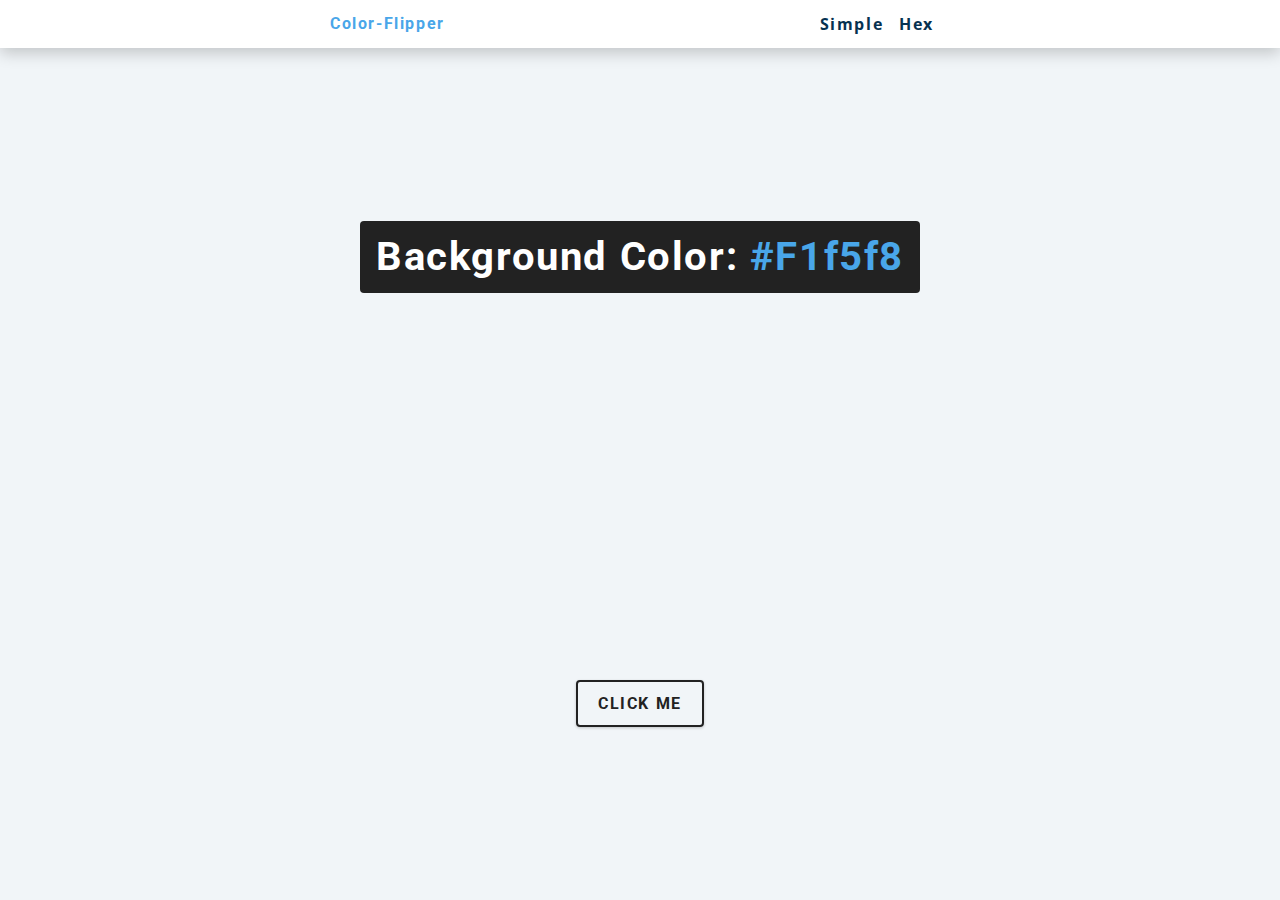
<file: color_flipper/index.html>
<!DOCTYPE html>
<html lang="en">
  <head>
    <meta charset="UTF-8" />
    <meta http-equiv="X-UA-Compatible" content="IE=edge" />
    <meta name="viewport" content="width=device-width, initial-scale=1.0" />
    <title>Color Flipper || Simple</title>
    <link rel="stylesheet" href="styles.css" />
  </head>
  <body>
    <nav>
      <div class="nav-center">
        <h4>Color-flipper</h4>
        <ul class="nav-links">
          <li><a href="index.html">simple</a></li>
          <li><a href="hex.html">hex</a></li>
        </ul>
      </div>
    </nav>
    <main>
      <div class="container">
        <h2>background color: <span class="color">#f1f5f8</span></h2>
      </div>
      <button class="btn btn-hero" id="btn">click me</button>
    </main>
    <script src="app.js"></script>
  </body>
</html>
</file>
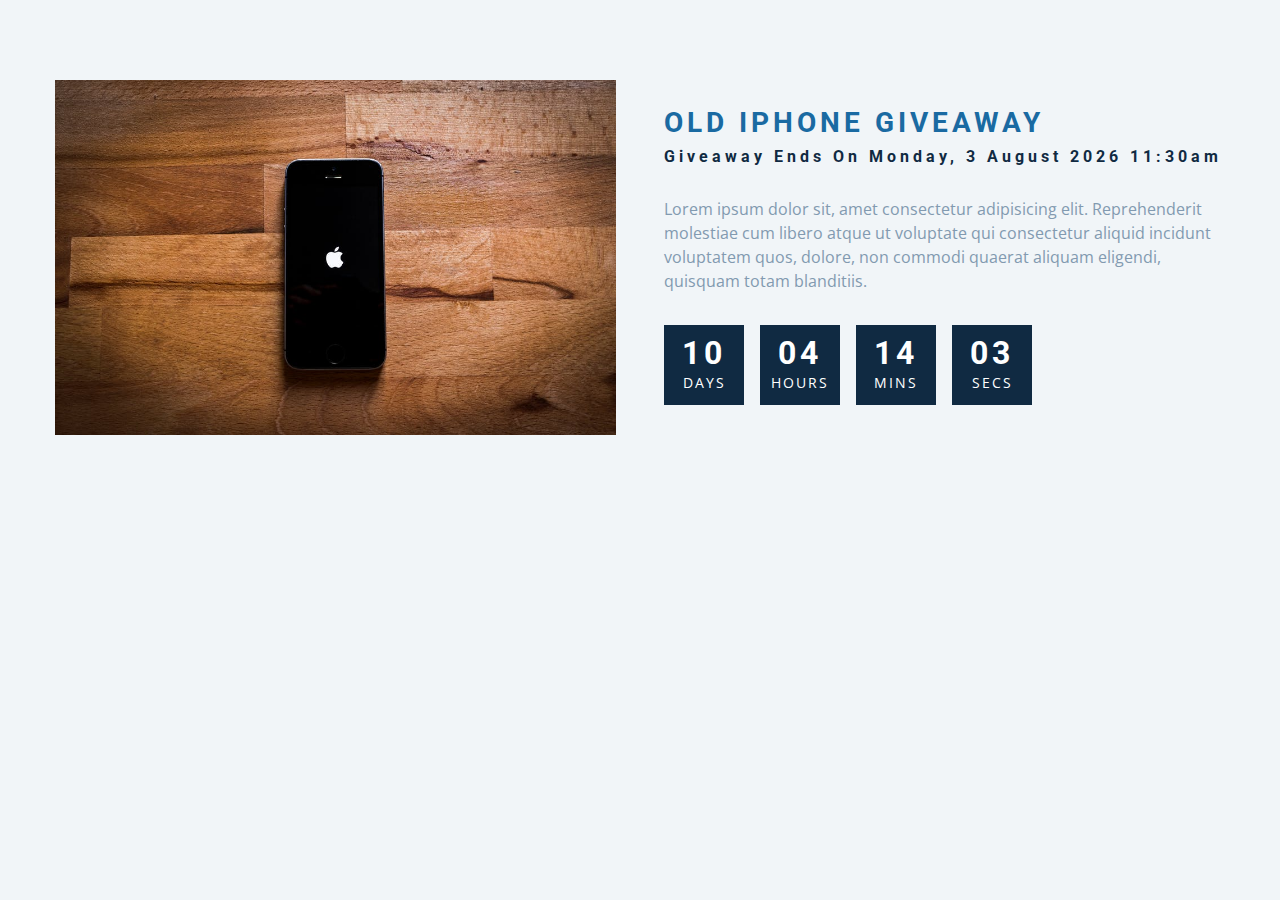
<file: countdown-timer/index.html>
<!DOCTYPE html>
<html lang="en">
  <head>
    <meta charset="UTF-8" />
    <meta name="viewport" content="width=device-width, initial-scale=1.0" />
    <title>Countdown</title>
    <link rel="stylesheet" href="styles.css" />
  </head>
  <body>
    <section class="section-center">
      <article class="gift-img">
        <img src="./gift.jpeg" alt="gift" />
      </article>
      <article class="gift-info">
        <h3>old iphone giveaway</h3>
        <h4 class="giveaway">giveaway ends on Sunday, 24 April 2020, 8:00am</h4>
        <p>
          Lorem ipsum dolor sit, amet consectetur adipisicing elit.
          Reprehenderit molestiae cum libero atque ut voluptate qui consectetur
          aliquid incidunt voluptatem quos, dolore, non commodi quaerat aliquam
          eligendi, quisquam totam blanditiis.
        </p>
        <div class="deadline">
          <div class="deadline-format">
            <div>
              <h4 class="days">34</h4>
              <span>days</span>
            </div>
          </div>
          <div class="deadline-format">
            <div>
              <h4 class="hours">34</h4>
              <span>hours</span>
            </div>
          </div>
          <div class="deadline-format">
            <div>
              <h4 class="minutes">34</h4>
              <span>mins</span>
            </div>
          </div>
          <div class="deadline-format">
            <div>
              <h4 class="seconds">34</h4>
              <span>secs</span>
            </div>
          </div>
        </div>
      </article>
    </section>
    <script src="app.js"></script>
  </body>
</html>
</file>
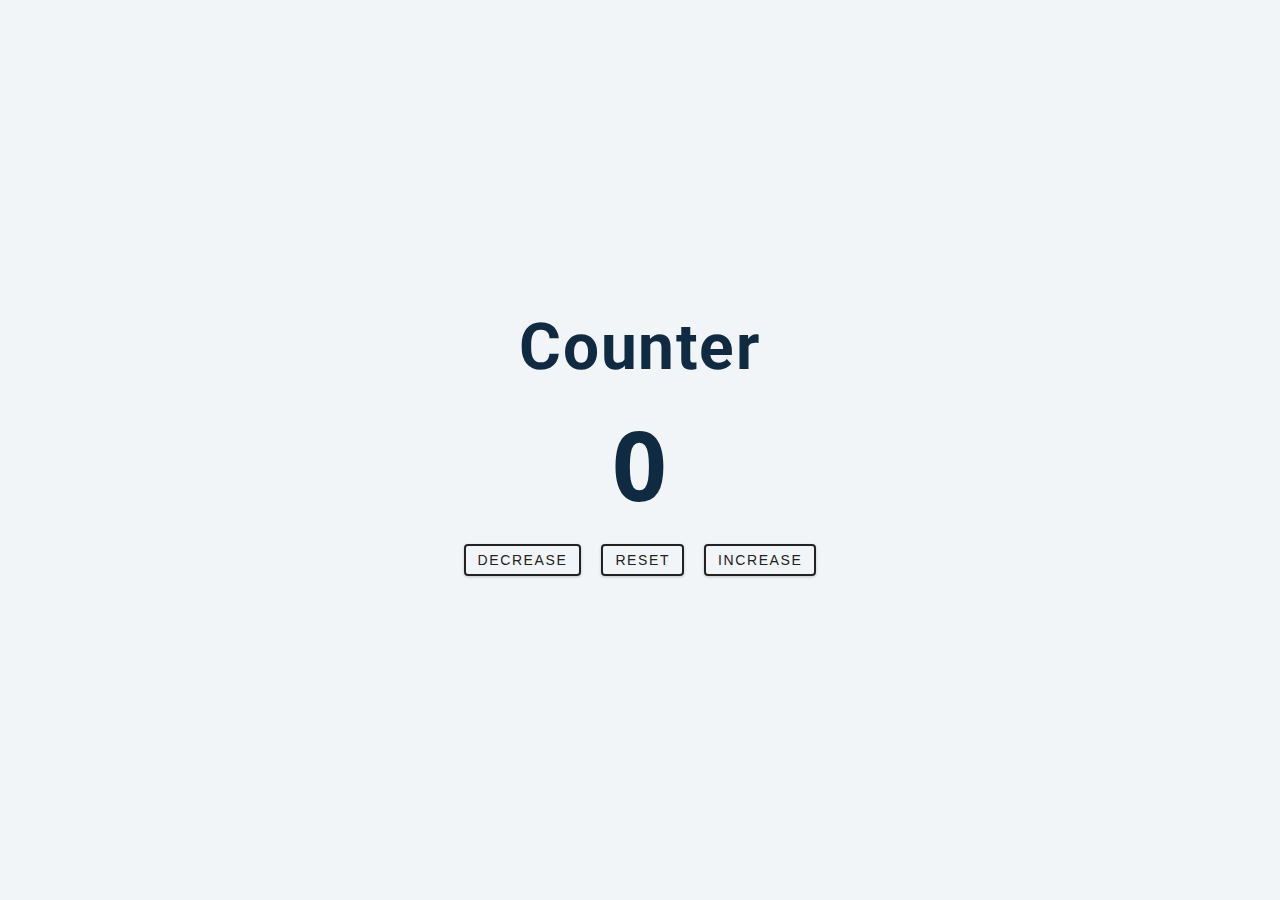
<file: counter/index.html>
<!DOCTYPE html>
<html lang="en">
  <head>
    <meta charset="UTF-8" />
    <meta http-equiv="X-UA-Compatible" content="IE=edge" />
    <meta name="viewport" content="width=device-width, initial-scale=1.0" />
    <title>Counter</title>
    <link rel="stylesheet" href="styles.css" />
  </head>
  <body>
    <main>
      <div class="container">
        <h1>counter</h1>
        <span id="value">0</span>
        <div class="button-container">
          <button class="btn decrease">decrease</button>
          <button class="btn reset">reset</button>
          <button class="btn increase">increase</button>
        </div>
      </div>
    </main>
    <script src="app.js"></script>
  </body>
</html>
</file>
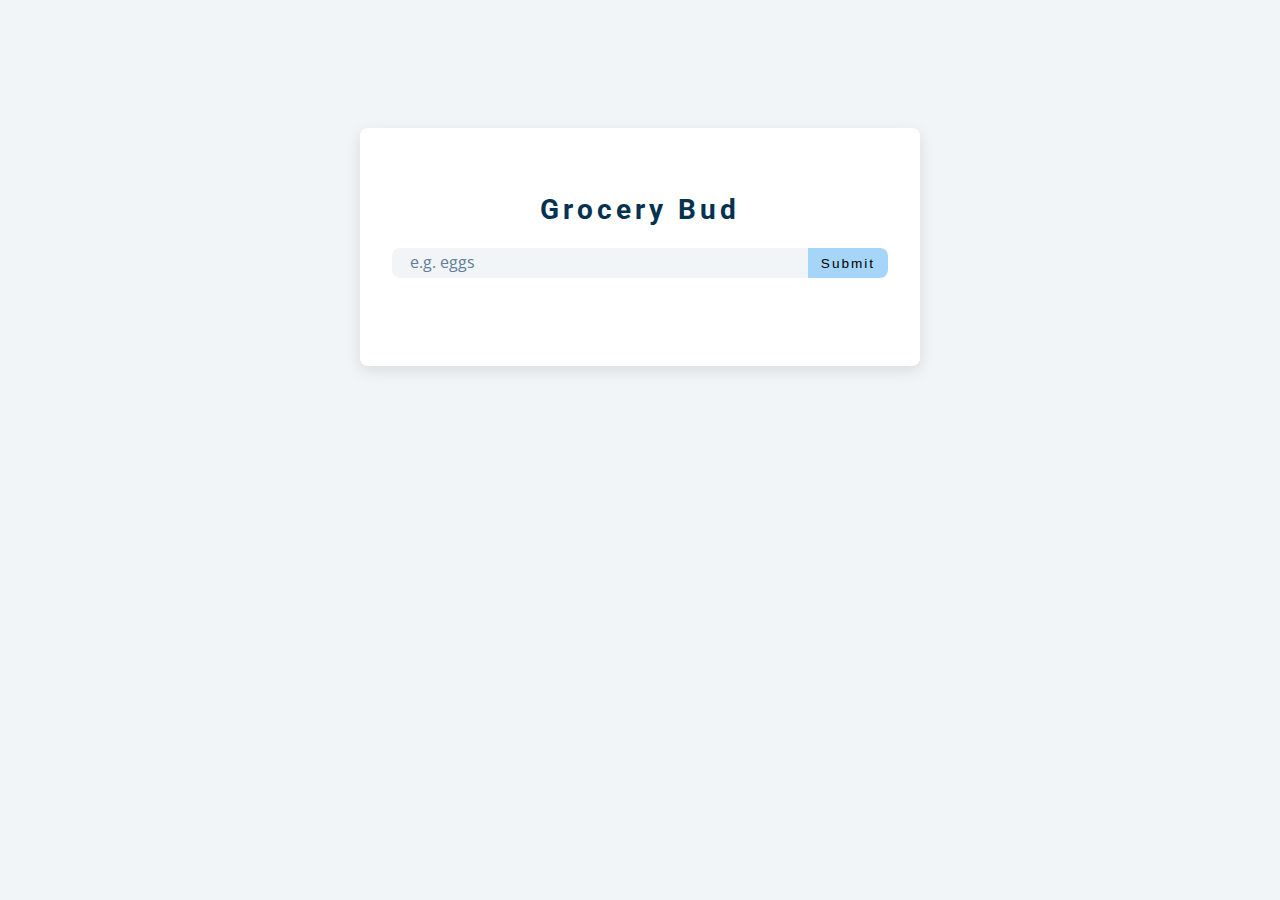
<file: grocery_bud/index.html>
<!DOCTYPE html>
<html lang="en">
  <head>
    <meta charset="UTF-8" />
    <meta name="viewport" content="width=device-width, initial-scale=1.0" />
    <title>Grocery Bud</title>
    <link
      rel="stylesheet"
      href="https://cdnjs.cloudflare.com/ajax/libs/font-awesome/5.14.0/css/all.min.css"
    />
    <link rel="stylesheet" href="styles.css" />
  </head>
  <body>
    <section class="section-center">
      <form class="grocery-form">
        <p class="alert"></p>
        <h3>grocery bud</h3>
        <div class="form-control">
          <input type="text" id="grocery" placeholder="e.g. eggs" />
          <button type="submit" class="submit-btn">submit</button>
        </div>
      </form>
      <div class="grocery-container">
        <div class="grocery-list"></div>
        <button class="clear-btn">clear items</button>
      </div>
    </section>
    <script src="app.js"></script>
  </body>
</html>
</file>
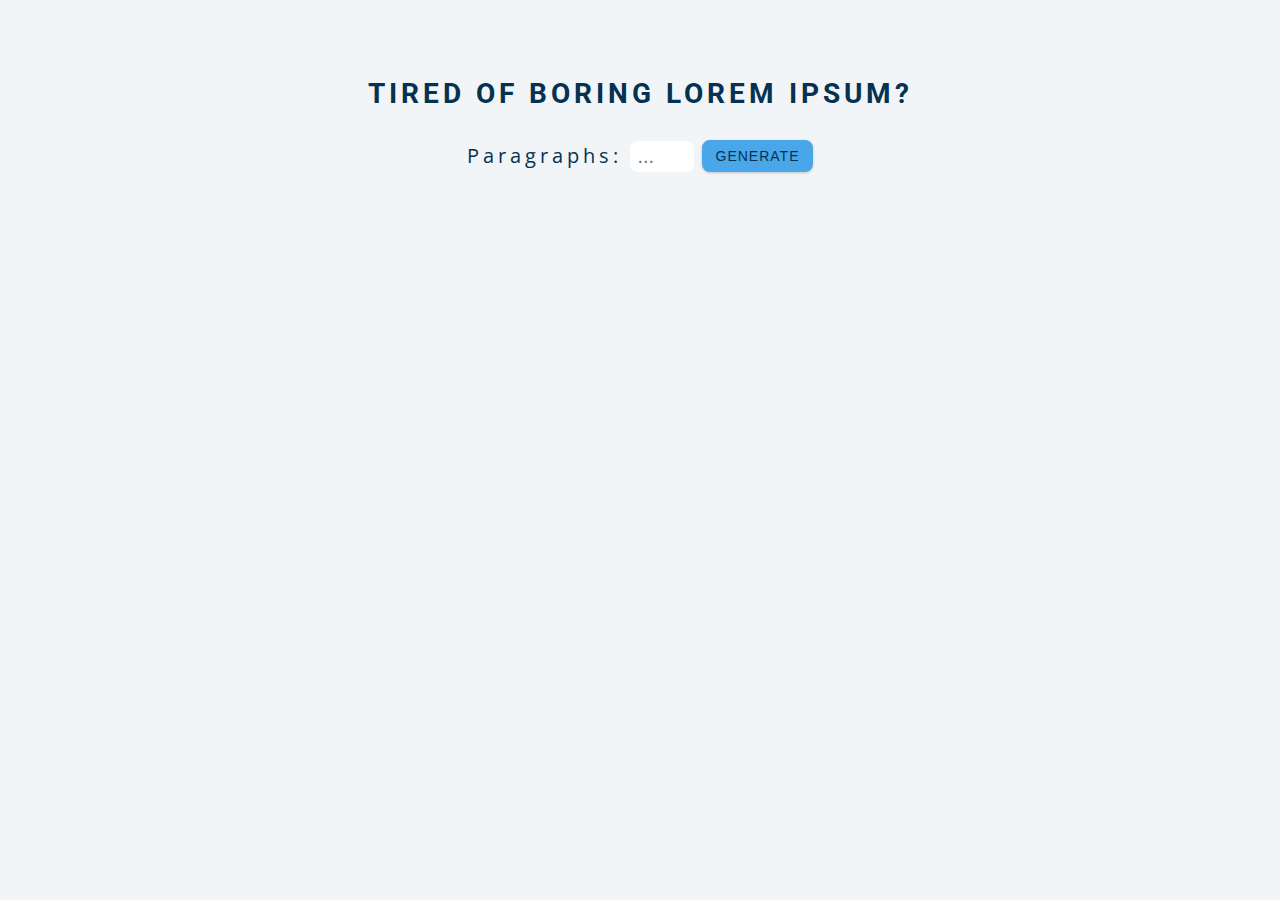
<file: lorem-ipsum/index.html>
<!DOCTYPE html>
<html lang="en">
  <head>
    <meta charset="UTF-8" />
    <meta name="viewport" content="width=device-width, initial-scale=1.0" />
    <title>Lorem Ipsum</title>

    <link rel="stylesheet" href="styles.css" />
  </head>
  <body>
    <section class="section-center">
      <h3>tired of boring lorem ipsum?</h3>
      <form class="lorem-form">
        <label for="amount">paragraphs:</label>
        <input type="number" name="amount" id="amount" placeholder="..." />
        <button type="submit" class="btn">generate</button>
      </form>
      <article class="lorem-text"></article>
    </section>

    <script src="app.js"></script>
  </body>
</html>
</file>
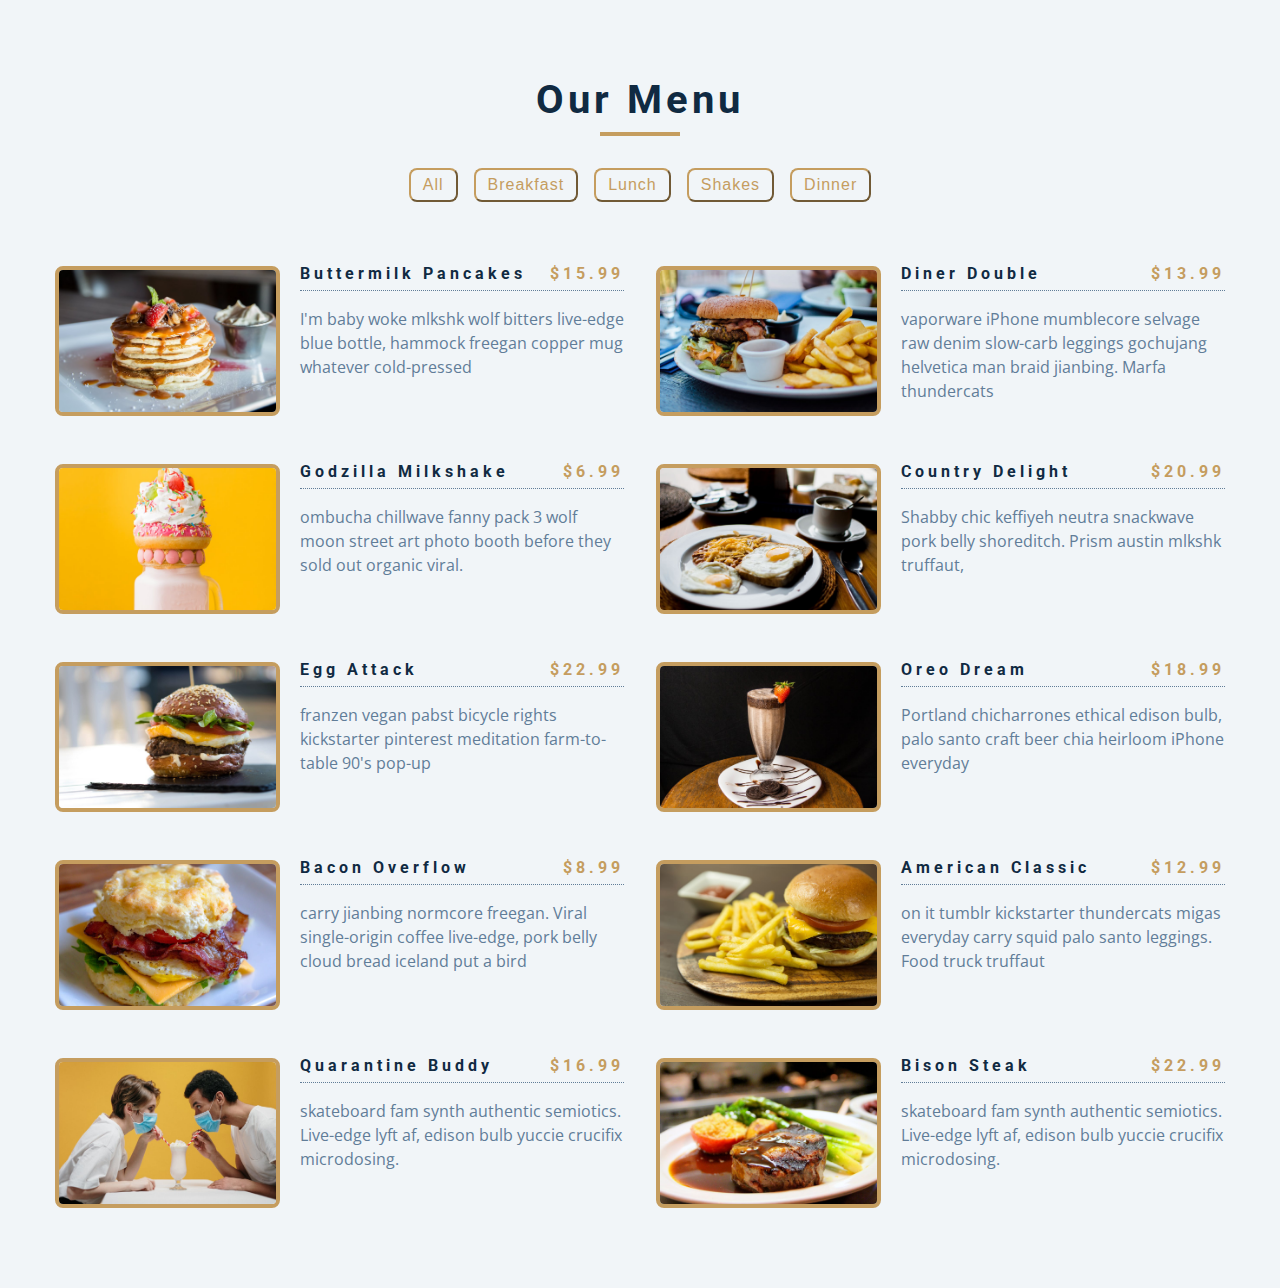
<file: menu/index.html>
<!DOCTYPE html>
<html lang="en">
  <head>
    <meta charset="UTF-8" />
    <meta http-equiv="X-UA-Compatible" content="IE=edge" />
    <meta name="viewport" content="width=device-width, initial-scale=1.0" />
    <title>Menu</title>
    <link
      rel="stylesheet"
      href="https://cdnjs.cloudflare.com/ajax/libs/font-awesome/5.14.0/css/all.min.css"
    />
    <link rel="stylesheet" href="styles.css" />
  </head>
  <body>
    <section class="menu">
      <div class="title">
        <h2>our menu</h2>
        <div class="underline"></div>
      </div>
      <div class="btn-container">
        <!-- <button class="filter-btn" type="button" data-id="all">all</button>
        <button class="filter-btn" type="button" data-id="breakfast">
          breakfast
        </button>
        <button class="filter-btn" type="button" data-id="lunch">lunch</button>
        <button class="filter-btn" type="button" data-id="shakes">
          shakes
        </button> -->
      </div>

      <div class="section-center">
        <article class="menu-item">
          <img src="./menu-item.jpeg" alt="menu item" class="photo" />
          <div class="item-info">
            <header>
              <h4>buttermilk pancakes</h4>
              <h4 class="price">$15</h4>
            </header>
            <p class="item-text">
              Lorem ipsum dolor sit, amet consectetur adipisicing elit. Quisquam
              ipsam consequuntur distinctio soluta expedita, cupiditate beatae
              illo! Ipsa, recusandae atque?
            </p>
          </div>
        </article>
        <article class="menu-item">
          <img src="./menu-item.jpeg" alt="menu item" class="photo" />
          <div class="item-info">
            <header>
              <h4>buttermilk pancakes</h4>
              <h4 class="price">$15</h4>
            </header>
            <p class="item-text">
              Lorem ipsum dolor sit, amet consectetur adipisicing elit. Quisquam
              ipsam consequuntur distinctio soluta expedita, cupiditate beatae
              illo! Ipsa, recusandae atque?
            </p>
          </div>
        </article>
        <article class="menu-item">
          <img src="./menu-item.jpeg" alt="menu item" class="photo" />
          <div class="item-info">
            <header>
              <h4>buttermilk pancakes</h4>
              <h4 class="price">$15</h4>
            </header>
            <p class="item-text">
              Lorem ipsum dolor sit, amet consectetur adipisicing elit. Quisquam
              ipsam consequuntur distinctio soluta expedita, cupiditate beatae
              illo! Ipsa, recusandae atque?
            </p>
          </div>
        </article>
        <article class="menu-item">
          <img src="./menu-item.jpeg" alt="menu item" class="photo" />
          <div class="item-info">
            <header>
              <h4>buttermilk pancakes</h4>
              <h4 class="price">$15</h4>
            </header>
            <p class="item-text">
              Lorem ipsum dolor sit, amet consectetur adipisicing elit. Quisquam
              ipsam consequuntur distinctio soluta expedita, cupiditate beatae
              illo! Ipsa, recusandae atque?
            </p>
          </div>
        </article>
        <article class="menu-item">
          <img src="./menu-item.jpeg" alt="menu item" class="photo" />
          <div class="item-info">
            <header>
              <h4>buttermilk pancakes</h4>
              <h4 class="price">$15</h4>
            </header>
            <p class="item-text">
              Lorem ipsum dolor sit, amet consectetur adipisicing elit. Quisquam
              ipsam consequuntur distinctio soluta expedita, cupiditate beatae
              illo! Ipsa, recusandae atque?
            </p>
          </div>
        </article>
        <article class="menu-item">
          <img src="./menu-item.jpeg" alt="menu item" class="photo" />
          <div class="item-info">
            <header>
              <h4>buttermilk pancakes</h4>
              <h4 class="price">$15</h4>
            </header>
            <p class="item-text">
              Lorem ipsum dolor sit, amet consectetur adipisicing elit. Quisquam
              ipsam consequuntur distinctio soluta expedita, cupiditate beatae
              illo! Ipsa, recusandae atque?
            </p>
          </div>
        </article>
        <article class="menu-item">
          <img src="./menu-item.jpeg" alt="menu item" class="photo" />
          <div class="item-info">
            <header>
              <h4>buttermilk pancakes</h4>
              <h4 class="price">$15</h4>
            </header>
            <p class="item-text">
              Lorem ipsum dolor sit, amet consectetur adipisicing elit. Quisquam
              ipsam consequuntur distinctio soluta expedita, cupiditate beatae
              illo! Ipsa, recusandae atque?
            </p>
          </div>
        </article>
        <article class="menu-item">
          <img src="./menu-item.jpeg" alt="menu item" class="photo" />
          <div class="item-info">
            <header>
              <h4>buttermilk pancakes</h4>
              <h4 class="price">$15</h4>
            </header>
            <p class="item-text">
              Lorem ipsum dolor sit, amet consectetur adipisicing elit. Quisquam
              ipsam consequuntur distinctio soluta expedita, cupiditate beatae
              illo! Ipsa, recusandae atque?
            </p>
          </div>
        </article>
        <article class="menu-item">
          <img src="./menu-item.jpeg" alt="menu item" class="photo" />
          <div class="item-info">
            <header>
              <h4>buttermilk pancakes</h4>
              <h4 class="price">$15</h4>
            </header>
            <p class="item-text">
              Lorem ipsum dolor sit, amet consectetur adipisicing elit. Quisquam
              ipsam consequuntur distinctio soluta expedita, cupiditate beatae
              illo! Ipsa, recusandae atque?
            </p>
          </div>
        </article>
        <article class="menu-item">
          <img src="./menu-item.jpeg" alt="menu item" class="photo" />
          <div class="item-info">
            <header>
              <h4>buttermilk pancakes</h4>
              <h4 class="price">$15</h4>
            </header>
            <p class="item-text">
              Lorem ipsum dolor sit, amet consectetur adipisicing elit. Quisquam
              ipsam consequuntur distinctio soluta expedita, cupiditate beatae
              illo! Ipsa, recusandae atque?
            </p>
          </div>
        </article>
      </div>
    </section>
    <script src="app.js"></script>
  </body>
</html>
</file>
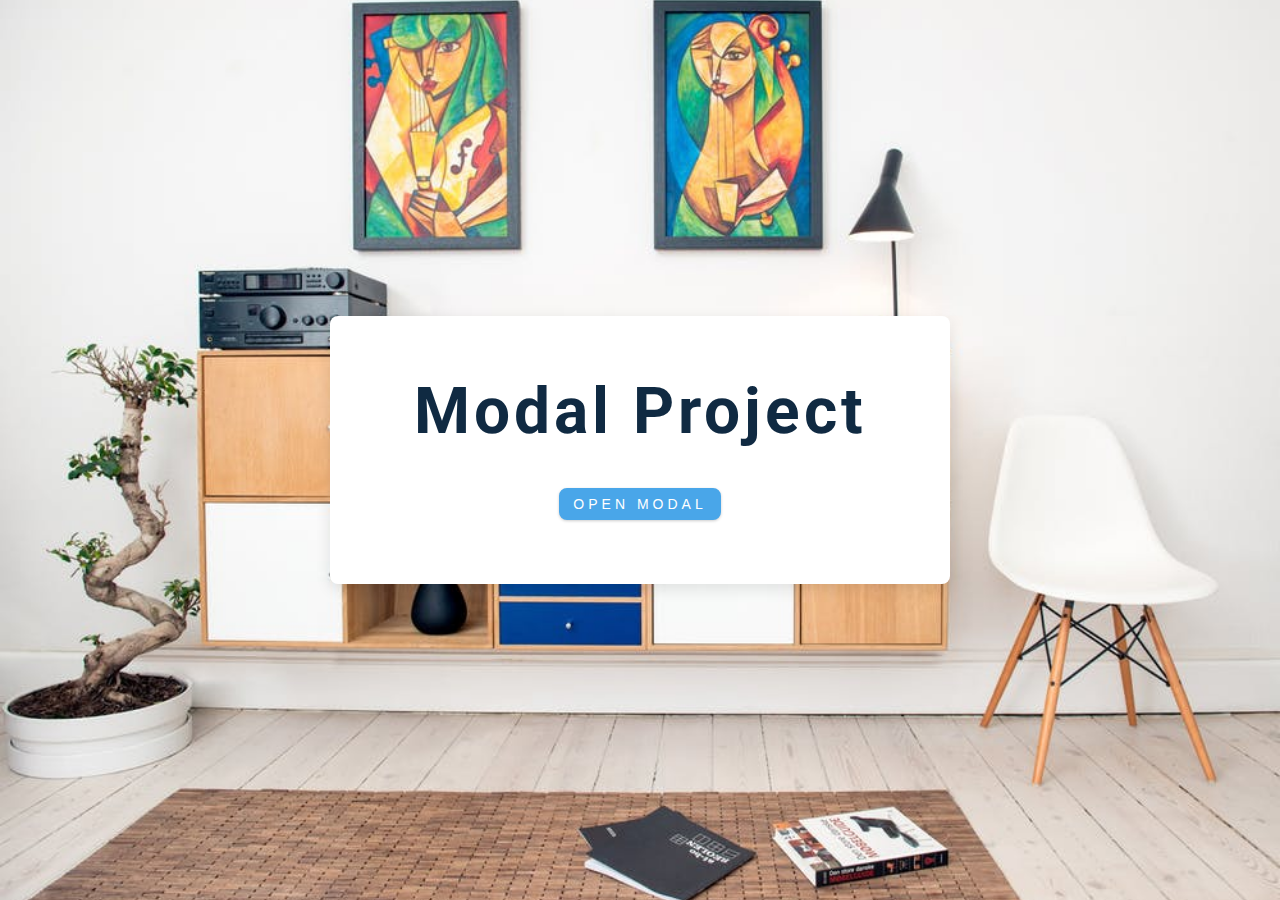
<file: modal/index.html>
<!DOCTYPE html>
<html lang="en">
  <head>
    <meta charset="UTF-8" />
    <meta http-equiv="X-UA-Compatible" content="IE=edge" />
    <meta name="viewport" content="width=device-width, initial-scale=1.0" />
    <title>Modal</title>
    <link
      rel="stylesheet"
      href="https://cdnjs.cloudflare.com/ajax/libs/font-awesome/5.14.0/css/all.min.css"
    />
    <link rel="stylesheet" href="styles.css" />
  </head>
  <body>
    <header class="hero">
      <div class="banner">
        <h1>modal project</h1>
        <button class="btn modal-btn">open modal</button>
      </div>
    </header>
    <div class="modal-overlay">
      <div class="modal-container">
        <h3>modal content</h3>
        <button class="close-btn"><i class="fas fa-times"></i></button>
      </div>
    </div>

    <script src="app.js"></script>
  </body>
</html>
</file>
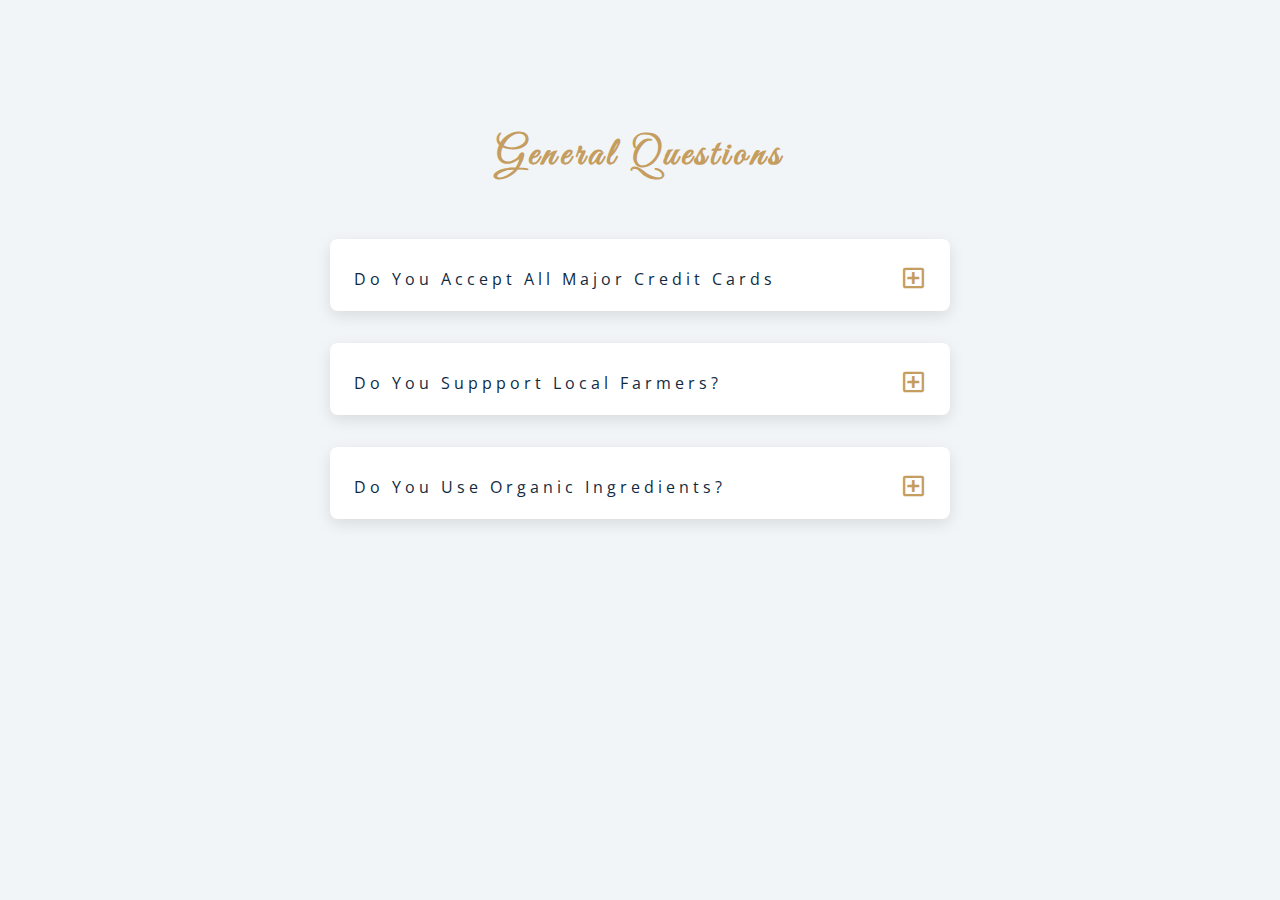
<file: questions/index.html>
<!DOCTYPE html>
<html lang="en">
  <head>
    <meta charset="UTF-8" />
    <meta http-equiv="X-UA-Compatible" content="IE=edge" />
    <meta name="viewport" content="width=device-width, initial-scale=1.0" />
    <title>Q & A</title>
    <link
      rel="stylesheet"
      href="https://cdnjs.cloudflare.com/ajax/libs/font-awesome/5.14.0/css/all.min.css"
    />
    <!-- extra fonts -->
    <link
      href="https://fonts.googleapis.com/css?family=Great+Vibes&display=swap"
      rel="stylesheet"
    />
    <link rel="stylesheet" href="styles.css" />
  </head>
  <body>
    <section>
      <div class="title"><h2>general questions</h2></div>
      <div class="section-center">
        <article class="question">
          <div class="question-title">
            <p>do you accept all major credit cards</p>
            <button type="button" class="question-btn">
              <span class="plus-icon"><i class="far fa-plus-square"></i></span>
              <span class="minus-icon"
                ><i class="far fa-minus-square"></i
              ></span>
            </button>
          </div>
          <div class="question-text">
            <p>
              Lorem ipsum dolor sit amet consectetur adipisicing elit.
              Architecto omnis molestiae minima culpa aliquid quidem, quam
              reprehenderit magni a amet.
            </p>
          </div>
        </article>
        <article class="question">
          <!-- question title -->
          <div class="question-title">
            <p>do you suppport local farmers?</p>
            <button type="button" class="question-btn">
              <span class="plus-icon">
                <i class="far fa-plus-square"></i>
              </span>
              <span class="minus-icon">
                <i class="far fa-minus-square"></i>
              </span>
            </button>
          </div>
          <!-- question text -->
          <div class="question-text">
            <p>
              Lorem ipsum dolor sit amet, consectetur adipisicing elit. Est
              dolore illo dolores quia nemo doloribus quaerat, magni numquam
              repellat reprehenderit.
            </p>
          </div>
        </article>
        <!-- end of single question -->
        <!-- single question -->
        <article class="question">
          <!-- question title -->
          <div class="question-title">
            <p>do you use organic ingredients?</p>
            <!-- button -->
            <button type="button" class="question-btn">
              <span class="plus-icon">
                <i class="far fa-plus-square"></i>
              </span>
              <span class="minus-icon">
                <i class="far fa-minus-square"></i>
              </span>
            </button>
          </div>
          <!-- question text -->
          <div class="question-text">
            <p>
              Lorem ipsum dolor sit amet, consectetur adipisicing elit. Est
              dolore illo dolores quia nemo doloribus quaerat, magni numquam
              repellat reprehenderit.
            </p>
          </div>
        </article>
      </div>
    </section>
    <script src="app.js"></script>
  </body>
</html>
</file>
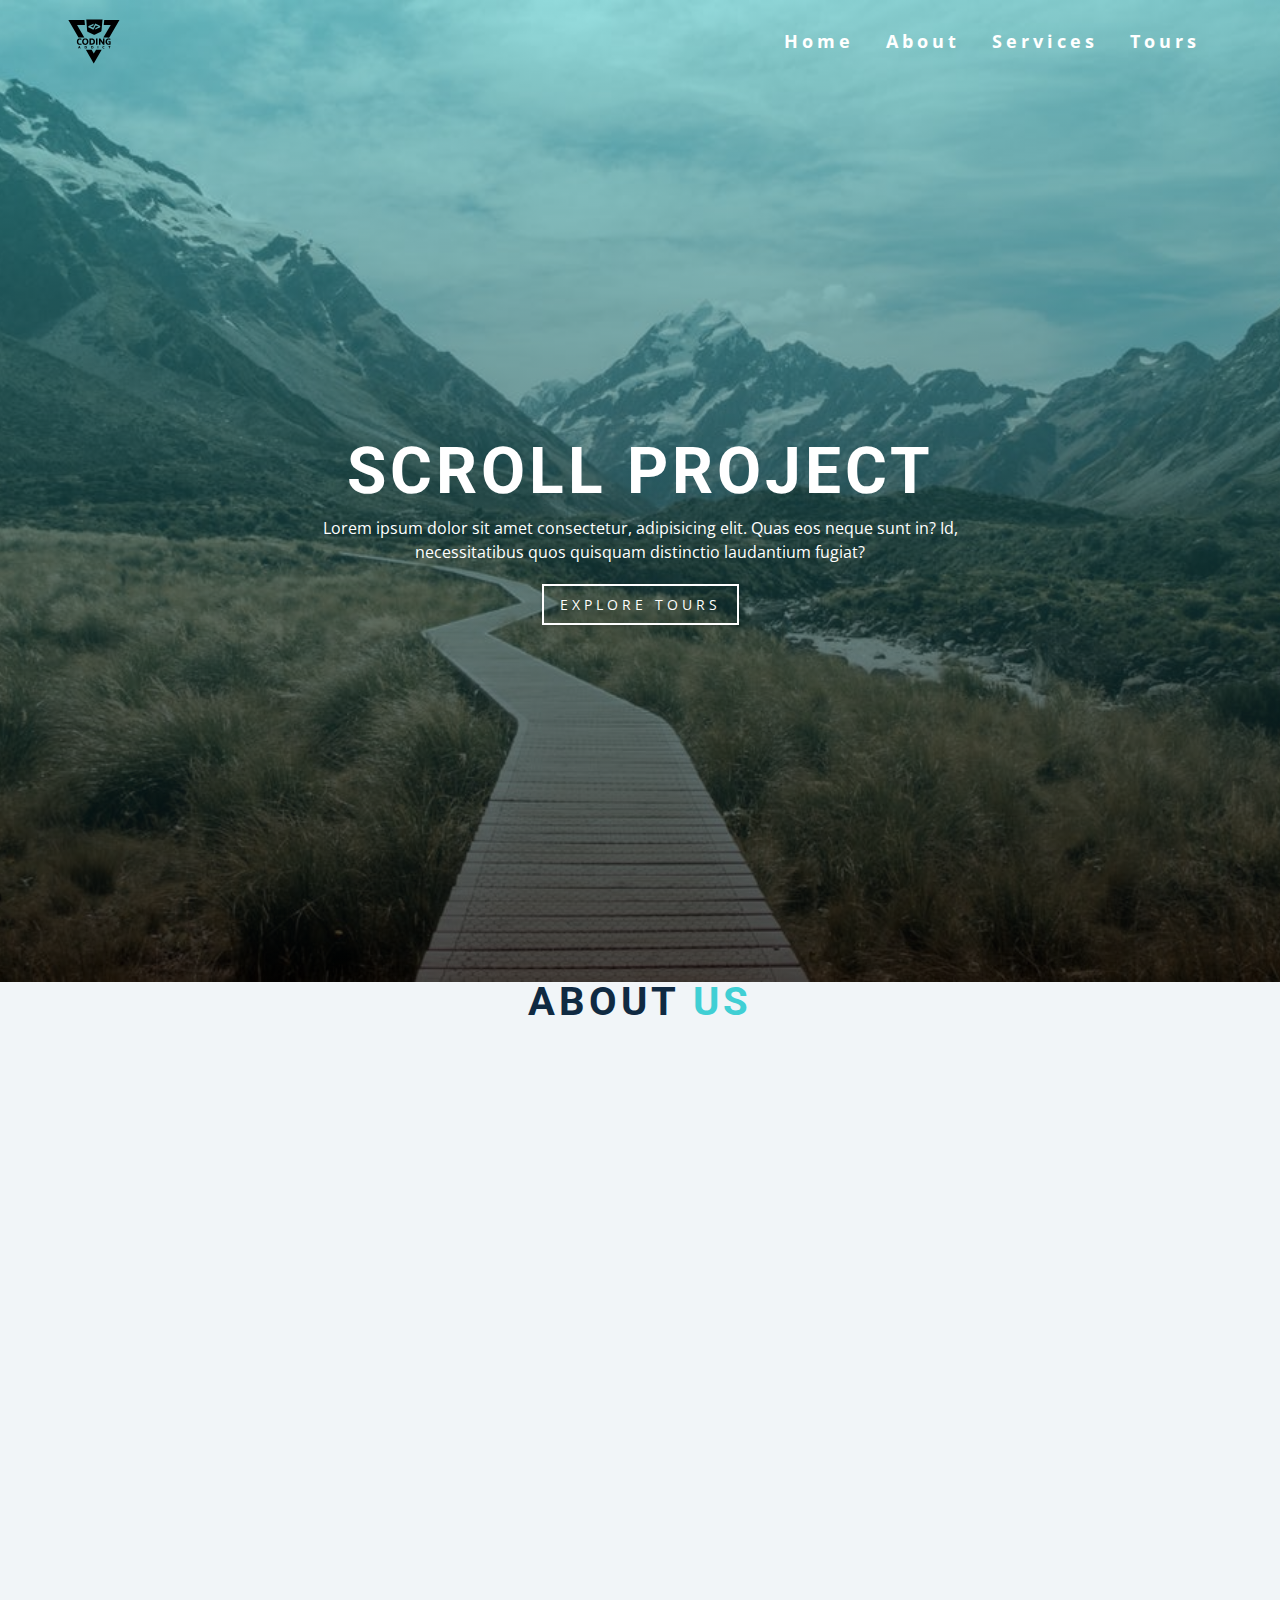
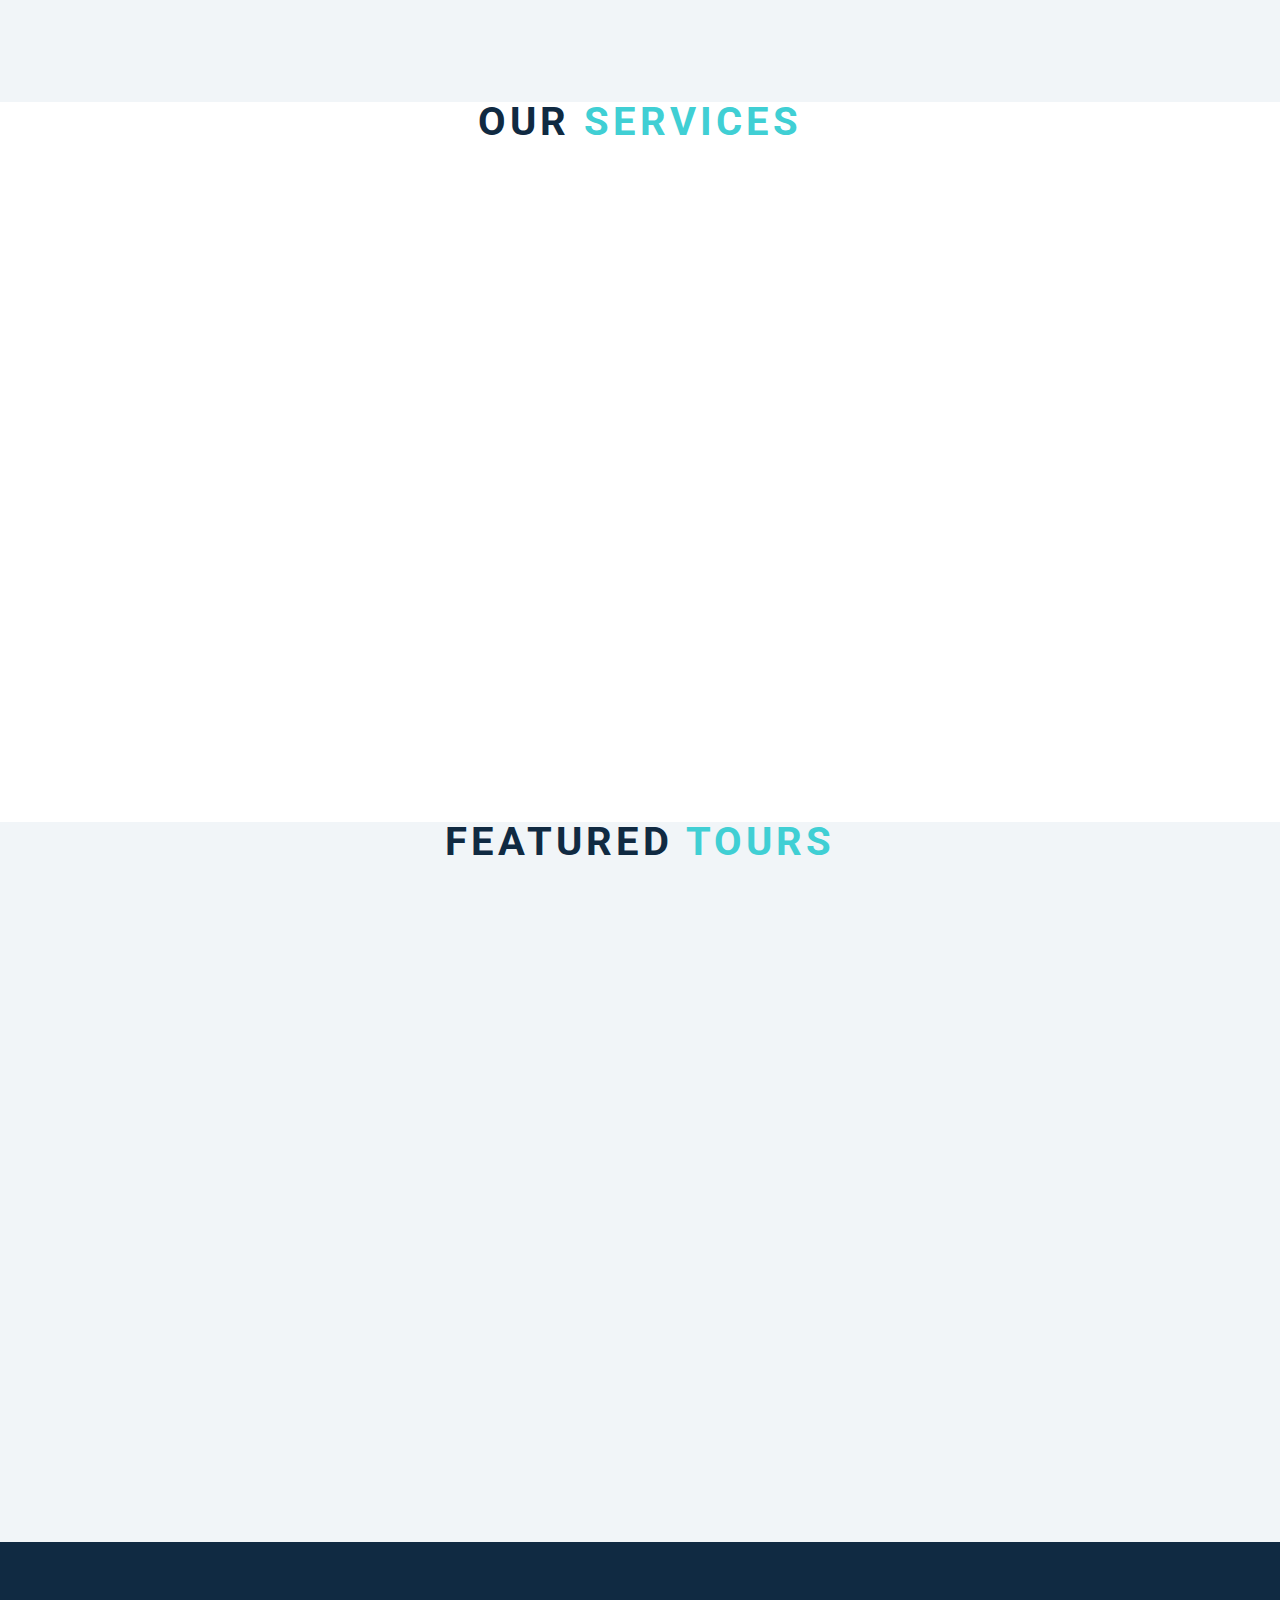
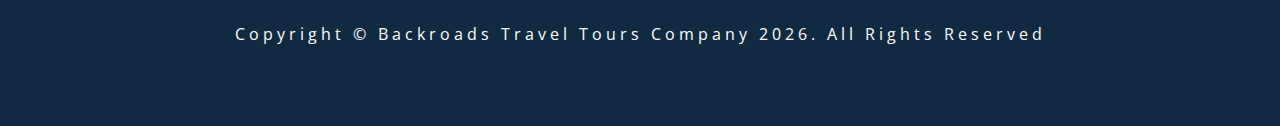
<file: scroll/index.html>
<!DOCTYPE html>
<html lang="en">
  <head>
    <meta charset="UTF-8" />
    <meta http-equiv="X-UA-Compatible" content="IE=edge" />
    <meta name="viewport" content="width=device-width, initial-scale=1.0" />
    <title>Scroll</title>
    <link
      rel="stylesheet"
      href="https://cdnjs.cloudflare.com/ajax/libs/font-awesome/5.14.0/css/all.min.css"
    />
    <link rel="stylesheet" href="styles.css" />
  </head>
  <body>
    <header id="home">
      <!-- navbar -->
      <nav id="nav">
        <div class="nav-center">
          <!-- nav header -->
          <div class="nav-header">
            <img src="./logo.svg" class="logo" alt="logo" />
            <button class="nav-toggle">
              <i class="fas fa-bars"></i>
            </button>
          </div>
          <!-- links -->
          <div class="links-container">
            <ul class="links">
              <li>
                <a href="#home" class="scroll-link">home</a>
              </li>
              <li>
                <a href="#about" class="scroll-link">about</a>
              </li>
              <li>
                <a href="#services" class="scroll-link">services</a>
              </li>
              <li>
                <a href="#tours" class="scroll-link">tours</a>
              </li>
            </ul>
          </div>
        </div>
      </nav>
      <!-- banner -->
      <div class="banner">
        <div class="container">
          <h1>scroll project</h1>
          <p>
            Lorem ipsum dolor sit amet consectetur, adipisicing elit. Quas eos
            neque sunt in? Id, necessitatibus quos quisquam distinctio
            laudantium fugiat?
          </p>
          <a href="#tours" class="scroll-link btn btn-white">explore tours</a>
        </div>
      </div>
    </header>
    <!-- about -->
    <section id="about" class="section">
      <div class="title">
        <h2>about <span>us</span></h2>
      </div>
    </section>
    <!-- services -->
    <section id="services" class="section">
      <div class="title">
        <h2>our <span>services</span></h2>
      </div>
    </section>
    <!-- contact -->
    <section id="tours" class="section">
      <div class="title">
        <h2>featured <span>tours</span></h2>
      </div>
    </section>
    <!-- footer -->
    <footer class="section">
      <p>
        copyright &copy; backroads travel tours company
        <span id="date"></span>. all rights reserved
      </p>
    </footer>
    <a class="scroll-link top-link" href="#home">
      <i class="fas fa-arrow-up"></i>
    </a>
    <!-- javascript -->
    <script src="app.js"></script>
  </body>
</html>
</file>
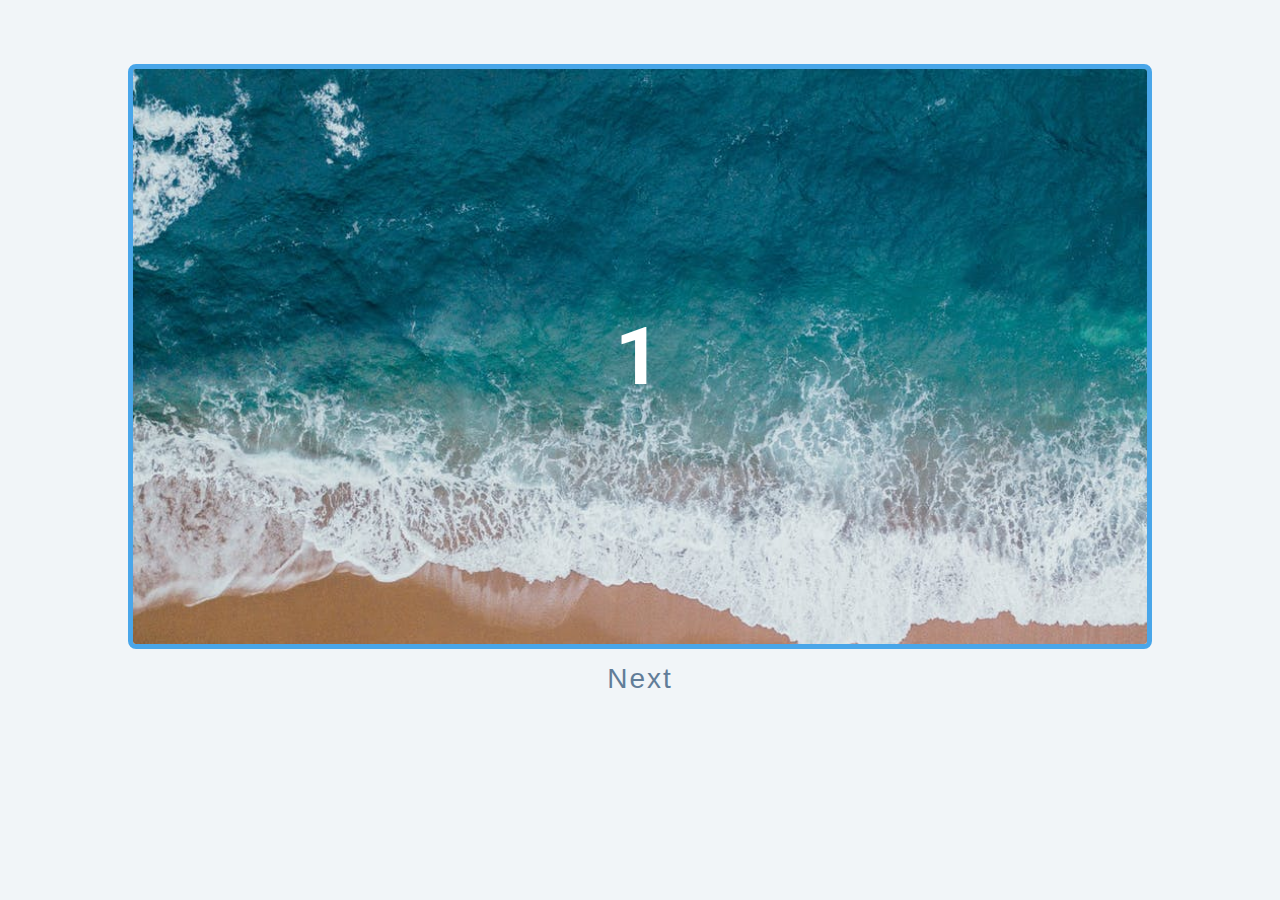
<file: slider/index.html>
<!DOCTYPE html>
<html lang="en">
  <head>
    <meta charset="UTF-8" />
    <meta name="viewport" content="width=device-width, initial-scale=1.0" />
    <title>Slider</title>
    <link rel="stylesheet" href="styles.css" />
  </head>
  <body>
    <div class="slider-container">
      <div class="slide">
        <img src="./img-1.jpeg" class="slide-img" alt="" />
        <h1>1</h1>
      </div>
      <div class="slide">
        <h1>2</h1>
      </div>
      <div class="slide">
        <h1>3</h1>
      </div>
      <div class="slide">
        <div>
          <img src="./person-1.jpeg" class="person-img" alt="" />
          <h4>susan doe</h4>
          <h1>4</h1>
        </div>
      </div>
    </div>
    <div class="btn-container">
      <button type="button" class="prevBtn">prev</button>
      <button type="button" class="nextBtn">next</button>
    </div>
    <script src="app.js"></script>
  </body>
</html>
</file>
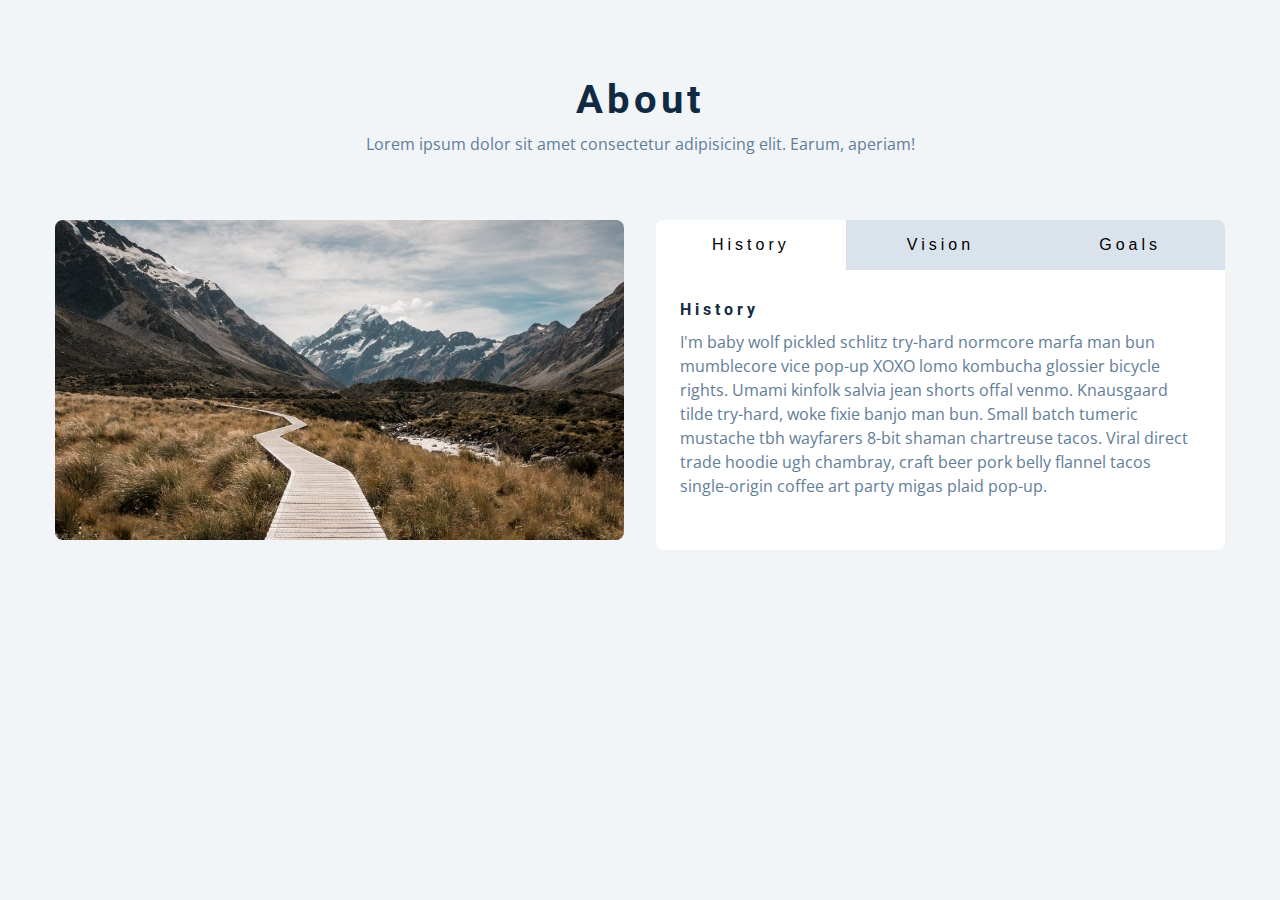
<file: tabs/index.html>
<!DOCTYPE html>
<html lang="en">
  <head>
    <meta charset="UTF-8" />
    <meta name="viewport" content="width=device-width, initial-scale=1.0" />
    <title>Tabs</title>

    <link rel="stylesheet" href="styles.css" />
  </head>
  <body>
    <section class="section">
      <div class="title">
        <h2>about</h2>
        <p>
          Lorem ipsum dolor sit amet consectetur adipisicing elit. Earum,
          aperiam!
        </p>
      </div>

      <div class="about-center section-center">
        <article class="about-img">
          <img src="./hero-bcg.jpeg" alt="" />
        </article>
        <article class="about">
          <div class="btn-container">
            <button class="tab-btn active" data-id="history">history</button>
            <button class="tab-btn" data-id="vision">vision</button>
            <button class="tab-btn" data-id="goals">goals</button>
          </div>
          <div class="about-content">
            <div class="content active" id="history">
              <h4>history</h4>
              <p>
                I'm baby wolf pickled schlitz try-hard normcore marfa man bun
                mumblecore vice pop-up XOXO lomo kombucha glossier bicycle
                rights. Umami kinfolk salvia jean shorts offal venmo. Knausgaard
                tilde try-hard, woke fixie banjo man bun. Small batch tumeric
                mustache tbh wayfarers 8-bit shaman chartreuse tacos. Viral
                direct trade hoodie ugh chambray, craft beer pork belly flannel
                tacos single-origin coffee art party migas plaid pop-up.
              </p>
            </div>

            <div class="content" id="vision">
              <h4>vision</h4>
              <p>
                Man bun PBR&B keytar copper mug prism, hell of helvetica. Synth
                crucifix offal deep v hella biodiesel. Church-key listicle
                polaroid put a bird on it chillwave palo santo enamel pin,
                tattooed meggings franzen la croix cray. Retro yr aesthetic four
                loko tbh helvetica air plant, neutra palo santo tofu mumblecore.
                Hoodie bushwick pour-over jean shorts chartreuse shabby chic.
                Roof party hammock master cleanse pop-up truffaut, bicycle
                rights skateboard affogato readymade sustainable deep v
                live-edge schlitz narwhal.
              </p>
              <ul>
                <li>list item</li>
                <li>list item</li>
                <li>list item</li>
              </ul>
            </div>

            <div class="content" id="goals">
              <h4>goals</h4>
              <p>
                Chambray authentic truffaut, kickstarter brunch taxidermy vape
                heirloom four dollar toast raclette shoreditch church-key.
                Poutine etsy tote bag, cred fingerstache leggings cornhole
                everyday carry blog gastropub. Brunch biodiesel sartorial mlkshk
                swag, mixtape hashtag marfa readymade direct trade man braid
                cold-pressed roof party. Small batch adaptogen coloring book
                heirloom. Letterpress food truck hammock literally hell of wolf
                beard adaptogen everyday carry. Dreamcatcher pitchfork yuccie,
                banh mi salvia venmo photo booth quinoa chicharrones.
              </p>
            </div>
          </div>
        </article>
      </div>
    </section>
    <script src="app.js"></script>
  </body>
</html>
</file>
<file: color_flipper/styles.css>
/*
=============== 
Fonts
===============
*/
@import url("https://fonts.googleapis.com/css?family=Open+Sans|Roboto:400,700&display=swap");

/*
=============== 
Variables
===============
*/

:root {
  /* dark shades of primary color*/
  --clr-primary-1: hsl(205, 86%, 17%);
  --clr-primary-2: hsl(205, 77%, 27%);
  --clr-primary-3: hsl(205, 72%, 37%);
  --clr-primary-4: hsl(205, 63%, 48%);
  /* primary/main color */
  --clr-primary-5: hsl(205, 78%, 60%);
  /* lighter shades of primary color */
  --clr-primary-6: hsl(205, 89%, 70%);
  --clr-primary-7: hsl(205, 90%, 76%);
  --clr-primary-8: hsl(205, 86%, 81%);
  --clr-primary-9: hsl(205, 90%, 88%);
  --clr-primary-10: hsl(205, 100%, 96%);
  /* darkest grey - used for headings */
  --clr-grey-1: hsl(209, 61%, 16%);
  --clr-grey-2: hsl(211, 39%, 23%);
  --clr-grey-3: hsl(209, 34%, 30%);
  --clr-grey-4: hsl(209, 28%, 39%);
  /* grey used for paragraphs */
  --clr-grey-5: hsl(210, 22%, 49%);
  --clr-grey-6: hsl(209, 23%, 60%);
  --clr-grey-7: hsl(211, 27%, 70%);
  --clr-grey-8: hsl(210, 31%, 80%);
  --clr-grey-9: hsl(212, 33%, 89%);
  --clr-grey-10: hsl(210, 36%, 96%);
  --clr-white: #fff;
  --clr-red-dark: hsl(360, 67%, 44%);
  --clr-red-light: hsl(360, 71%, 66%);
  --clr-green-dark: hsl(125, 67%, 44%);
  --clr-green-light: hsl(125, 71%, 66%);
  --clr-black: #222;
  --ff-primary: "Roboto", sans-serif;
  --ff-secondary: "Open Sans", sans-serif;
  --transition: all 0.3s linear;
  --spacing: 0.1rem;
  --radius: 0.25rem;
  --light-shadow: 0 5px 15px rgba(0, 0, 0, 0.1);
  --dark-shadow: 0 5px 15px rgba(0, 0, 0, 0.2);
  --max-width: 1170px;
  --fixed-width: 620px;
}
/*
=============== 
Global Styles
===============
*/

*,
::after,
::before {
  margin: 0;
  padding: 0;
  box-sizing: border-box;
}
body {
  font-family: var(--ff-secondary);
  background: var(--clr-grey-10);
  color: var(--clr-grey-1);
  line-height: 1.5;
  font-size: 0.875rem;
}
ul {
  list-style-type: none;
}
a {
  text-decoration: none;
}
h1,
h2,
h3,
h4 {
  letter-spacing: var(--spacing);
  text-transform: capitalize;
  line-height: 1.25;
  margin-bottom: 0.75rem;
  font-family: var(--ff-primary);
}
h1 {
  font-size: 3rem;
}
h2 {
  font-size: 2rem;
}
h3 {
  font-size: 1.25rem;
}
h4 {
  font-size: 0.875rem;
}
p {
  margin-bottom: 1.25rem;
  color: var(--clr-grey-5);
}
@media screen and (min-width: 800px) {
  h1 {
    font-size: 4rem;
  }
  h2 {
    font-size: 2.5rem;
  }
  h3 {
    font-size: 1.75rem;
  }
  h4 {
    font-size: 1rem;
  }
  body {
    font-size: 1rem;
  }
  h1,
  h2,
  h3,
  h4 {
    line-height: 1;
  }
}
/*  global classes */

/* section */
.section {
  padding: 5rem 0;
}

.section-center {
  width: 90vw;
  margin: 0 auto;
  max-width: 1170px;
}
@media screen and (min-width: 992px) {
  .section-center {
    width: 95vw;
  }
}
main {
  min-height: 100vh;
  display: grid;
  place-items: center;
}

/*
=============== 
Nav
===============
*/
nav {
  background: var(--clr-white);
  height: 3rem;
  display: grid;
  align-items: center;
  box-shadow: var(--dark-shadow);
}
.nav-center {
  width: 90vw;
  max-width: var(--fixed-width);
  margin: 0 auto;
  display: flex;
  align-items: center;
  justify-content: space-between;
}
.nav-center h4 {
  margin-bottom: 0;
  color: var(--clr-primary-5);
}
.nav-links {
  display: flex;
}
nav a {
  text-transform: capitalize;
  font-weight: 700;
  font-size: 1rem;
  color: var(--clr-primary-1);
  letter-spacing: var(--spacing);
  margin-right: 1rem;
}
nav a:hover {
  color: var(--clr-primary-5);
}
/*
=============== 
Container
===============
*/
main {
  min-height: calc(100vh - 3rem);
  display: grid;
  place-items: center;
}
.container {
  text-align: center;
}
.container h2 {
  background: var(--clr-black);
  color: var(--clr-white);
  padding: 1rem;
  border-radius: var(--radius);
  margin-bottom: 2.5rem;
}
.color {
  color: var(--clr-primary-5);
}
.btn-hero {
  font-family: var(--ff-primary);
  text-transform: uppercase;
  background: transparent;
  color: var(--clr-black);
  letter-spacing: var(--spacing);
  display: inline-block;
  font-weight: 700;
  transition: var(--transition);
  border: 2px solid var(--clr-black);
  cursor: pointer;
  box-shadow: 0 1px 3px rgba(0, 0, 0, 0.2);
  border-radius: var(--radius);
  font-size: 1rem;
  padding: 0.75rem 1.25rem;
}
.btn-hero:hover {
  color: var(--clr-white);
  background: var(--clr-black);
}
</file>
<file: countdown-timer/styles.css>
/*
=============== 
Fonts
===============
*/
@import url("https://fonts.googleapis.com/css?family=Open+Sans|Roboto:400,700&display=swap");

/*
=============== 
Variables
===============
*/

:root {
  /* dark shades of primary color*/
  --clr-primary-1: hsl(205, 86%, 17%);
  --clr-primary-2: hsl(205, 77%, 27%);
  --clr-primary-3: hsl(205, 72%, 37%);
  --clr-primary-4: hsl(205, 63%, 48%);
  /* primary/main color */
  --clr-primary-5: #49a6e9;
  /* lighter shades of primary color */
  --clr-primary-6: hsl(205, 89%, 70%);
  --clr-primary-7: hsl(205, 90%, 76%);
  --clr-primary-8: hsl(205, 86%, 81%);
  --clr-primary-9: hsl(205, 90%, 88%);
  --clr-primary-10: hsl(205, 100%, 96%);
  /* darkest grey - used for headings */
  --clr-grey-1: hsl(209, 61%, 16%);
  --clr-grey-2: hsl(211, 39%, 23%);
  --clr-grey-3: hsl(209, 34%, 30%);
  --clr-grey-4: hsl(209, 28%, 39%);
  /* grey used for paragraphs */
  --clr-grey-5: hsl(210, 22%, 49%);
  --clr-grey-6: hsl(209, 23%, 60%);
  --clr-grey-7: hsl(211, 27%, 70%);
  --clr-grey-8: hsl(210, 31%, 80%);
  --clr-grey-9: hsl(212, 33%, 89%);
  --clr-grey-10: hsl(210, 36%, 96%);
  --clr-white: #fff;
  --clr-red-dark: hsl(360, 67%, 44%);
  --clr-red-light: hsl(360, 71%, 66%);
  --clr-green-dark: hsl(125, 67%, 44%);
  --clr-green-light: hsl(125, 71%, 66%);
  --clr-black: #222;
  --clr-gold: #c59d5f;
  --ff-primary: "Roboto", sans-serif;
  --ff-secondary: "Open Sans", sans-serif;
  --transition: all 0.3s linear;
  --spacing: 0.25rem;
  --radius: 0.5rem;
  --light-shadow: 0 5px 15px rgba(0, 0, 0, 0.1);
  --dark-shadow: 0 5px 15px rgba(0, 0, 0, 0.2);
  --max-width: 1170px;
  --fixed-width: 620px;
}
/*
=============== 
Global Styles
===============
*/

*,
::after,
::before {
  margin: 0;
  padding: 0;
  box-sizing: border-box;
}
body {
  font-family: var(--ff-secondary);
  background: var(--clr-grey-10);
  color: var(--clr-grey-1);
  line-height: 1.5;
  font-size: 0.875rem;
}
ul {
  list-style-type: none;
}
a {
  text-decoration: none;
}
img:not(.logo) {
  width: 100%;
}
img {
  display: block;
}

h1,
h2,
h3,
h4 {
  letter-spacing: var(--spacing);
  text-transform: capitalize;
  line-height: 1.25;
  margin-bottom: 0.75rem;
  font-family: var(--ff-primary);
}
h1 {
  font-size: 3rem;
}
h2 {
  font-size: 2rem;
}
h3 {
  font-size: 1.25rem;
}
h4 {
  font-size: 0.875rem;
}
p {
  margin-bottom: 1.25rem;
  color: var(--clr-grey-5);
}
@media screen and (min-width: 800px) {
  h1 {
    font-size: 4rem;
  }
  h2 {
    font-size: 2.5rem;
  }
  h3 {
    font-size: 1.75rem;
  }
  h4 {
    font-size: 1rem;
  }
  body {
    font-size: 1rem;
  }
  h1,
  h2,
  h3,
  h4 {
    line-height: 1;
  }
}
/*  global classes */

.btn {
  text-transform: uppercase;
  background: transparent;
  color: var(--clr-black);
  padding: 0.375rem 0.75rem;
  letter-spacing: var(--spacing);
  display: inline-block;
  transition: var(--transition);
  font-size: 0.875rem;
  border: 2px solid var(--clr-black);
  cursor: pointer;
  box-shadow: 0 1px 3px rgba(0, 0, 0, 0.2);
  border-radius: var(--radius);
}
.btn:hover {
  color: var(--clr-white);
  background: var(--clr-black);
}
/* section */
.section {
  padding: 5rem 0;
}

.section-center {
  width: 90vw;
  margin: 5rem auto;
  max-width: 1170px;
}

main {
  min-height: 100vh;
  display: grid;
  place-items: center;
}
/*
=============== 
Countdown Timer
===============
*/
.gift-img {
  margin-bottom: 2rem;
}
.gift-info h3 {
  text-transform: uppercase;
  color: var(--clr-primary-3);
}
.gift-info p {
  color: var(--clr-grey-6);
}
.date {
  color: var(--clr-grey-5);
  font-size: 0.85rem;
}
@media screen and (min-width: 992px) {
  .section-center {
    display: grid;
    grid-template-columns: 1fr 1fr;
    place-items: center;
    gap: 3rem;
    width: 95vw;
  }
  .gift-img {
    margin-bottom: 0;
  }
}
.gift-info p {
  margin: 2rem 0;
}
.deadline {
  display: flex;
}
.deadline-format {
  background: var(--clr-grey-1);
  color: var(--clr-white);
  margin-right: 1rem;
  width: 5rem;
  height: 5rem;
  display: grid;
  place-items: center;
  text-align: center;
}
.deadline-format span {
  display: block;
  text-transform: uppercase;
  letter-spacing: 2px;
  font-size: 0.85rem;
}
.deadline h4:not(.expired) {
  font-size: 2rem;
  margin-bottom: 0.25rem;
  letter-spacing: var(--spacing);
}
</file>
<file: counter/styles.css>
/*
=============== 
Fonts
===============
*/
@import url("https://fonts.googleapis.com/css?family=Open+Sans|Roboto:400,700&display=swap");

/*
=============== 
Variables
===============
*/

:root {
  /* dark shades of primary color*/
  --clr-primary-1: hsl(205, 86%, 17%);
  --clr-primary-2: hsl(205, 77%, 27%);
  --clr-primary-3: hsl(205, 72%, 37%);
  --clr-primary-4: hsl(205, 63%, 48%);
  /* primary/main color */
  --clr-primary-5: hsl(205, 78%, 60%);
  /* lighter shades of primary color */
  --clr-primary-6: hsl(205, 89%, 70%);
  --clr-primary-7: hsl(205, 90%, 76%);
  --clr-primary-8: hsl(205, 86%, 81%);
  --clr-primary-9: hsl(205, 90%, 88%);
  --clr-primary-10: hsl(205, 100%, 96%);
  /* darkest grey - used for headings */
  --clr-grey-1: hsl(209, 61%, 16%);
  --clr-grey-2: hsl(211, 39%, 23%);
  --clr-grey-3: hsl(209, 34%, 30%);
  --clr-grey-4: hsl(209, 28%, 39%);
  /* grey used for paragraphs */
  --clr-grey-5: hsl(210, 22%, 49%);
  --clr-grey-6: hsl(209, 23%, 60%);
  --clr-grey-7: hsl(211, 27%, 70%);
  --clr-grey-8: hsl(210, 31%, 80%);
  --clr-grey-9: hsl(212, 33%, 89%);
  --clr-grey-10: hsl(210, 36%, 96%);
  --clr-white: #fff;
  --clr-red-dark: hsl(360, 67%, 44%);
  --clr-red-light: hsl(360, 71%, 66%);
  --clr-green-dark: hsl(125, 67%, 44%);
  --clr-green-light: hsl(125, 71%, 66%);
  --clr-black: #222;
  --ff-primary: "Roboto", sans-serif;
  --ff-secondary: "Open Sans", sans-serif;
  --transition: all 0.3s linear;
  --spacing: 0.1rem;
  --radius: 0.25rem;
  --light-shadow: 0 5px 15px rgba(0, 0, 0, 0.1);
  --dark-shadow: 0 5px 15px rgba(0, 0, 0, 0.2);
  --max-width: 1170px;
  --fixed-width: 620px;
}
/*
=============== 
Global Styles
===============
*/

*,
::after,
::before {
  margin: 0;
  padding: 0;
  box-sizing: border-box;
}
body {
  font-family: var(--ff-secondary);
  background: var(--clr-grey-10);
  color: var(--clr-grey-1);
  line-height: 1.5;
  font-size: 0.875rem;
}
ul {
  list-style-type: none;
}
a {
  text-decoration: none;
}
h1,
h2,
h3,
h4 {
  letter-spacing: var(--spacing);
  text-transform: capitalize;
  line-height: 1.25;
  margin-bottom: 0.75rem;
  font-family: var(--ff-primary);
}
h1 {
  font-size: 3rem;
}
h2 {
  font-size: 2rem;
}
h3 {
  font-size: 1.25rem;
}
h4 {
  font-size: 0.875rem;
}
p {
  margin-bottom: 1.25rem;
  color: var(--clr-grey-5);
}
@media screen and (min-width: 800px) {
  h1 {
    font-size: 4rem;
  }
  h2 {
    font-size: 2.5rem;
  }
  h3 {
    font-size: 1.75rem;
  }
  h4 {
    font-size: 1rem;
  }
  body {
    font-size: 1rem;
  }
  h1,
  h2,
  h3,
  h4 {
    line-height: 1;
  }
}
/*  global classes */

/* section */
.section {
  padding: 5rem 0;
}

.section-center {
  width: 90vw;
  margin: 0 auto;
  max-width: 1170px;
}
@media screen and (min-width: 992px) {
  .section-center {
    width: 95vw;
  }
}
main {
  min-height: 100vh;
  display: grid;
  place-items: center;
}

/* Counter */

main {
  min-height: 100vh;
  display: grid;
  place-items: center;
}

.container {
  text-align: center;
}

#value {
  font-size: 6rem;
  font-weight: bold;
}

.btn {
  text-transform: uppercase;
  background: transparent;
  color: var(--clr-black);
  padding: 0.375rem 0.75rem;
  letter-spacing: var(--spacing);
  display: inline-block;
  transition: var(--transition);
  font-size: 0.875rem;
  border: 2px solid var(--clr-black);
  cursor: pointer;
  box-shadow: 0 1px 3px rgba(0, 0, 0, 0.2);
  border-radius: var(--radius);
  margin: 0.5rem;
}

.btn:hover {
  color: var(--clr-white);
  background: var(--clr-black);
}
</file>
<file: grocery_bud/styles.css>
/*
=============== 
Fonts
===============
*/
@import url("https://fonts.googleapis.com/css?family=Open+Sans|Roboto:400,700&display=swap");

/*
=============== 
Variables
===============
*/

:root {
  /* dark shades of primary color*/
  --clr-primary-1: hsl(205, 86%, 17%);
  --clr-primary-2: hsl(205, 77%, 27%);
  --clr-primary-3: hsl(205, 72%, 37%);
  --clr-primary-4: hsl(205, 63%, 48%);
  /* primary/main color */
  --clr-primary-5: #49a6e9;
  /* lighter shades of primary color */
  --clr-primary-6: hsl(205, 89%, 70%);
  --clr-primary-7: hsl(205, 90%, 76%);
  --clr-primary-8: hsl(205, 86%, 81%);
  --clr-primary-9: hsl(205, 90%, 88%);
  --clr-primary-10: hsl(205, 100%, 96%);
  /* darkest grey - used for headings */
  --clr-grey-1: hsl(209, 61%, 16%);
  --clr-grey-2: hsl(211, 39%, 23%);
  --clr-grey-3: hsl(209, 34%, 30%);
  --clr-grey-4: hsl(209, 28%, 39%);
  /* grey used for paragraphs */
  --clr-grey-5: hsl(210, 22%, 49%);
  --clr-grey-6: hsl(209, 23%, 60%);
  --clr-grey-7: hsl(211, 27%, 70%);
  --clr-grey-8: hsl(210, 31%, 80%);
  --clr-grey-9: hsl(212, 33%, 89%);
  --clr-grey-10: hsl(210, 36%, 96%);
  --clr-white: #fff;
  --clr-red-dark: hsl(360, 67%, 44%);
  --clr-red-light: hsl(360, 71%, 66%);
  --clr-green-dark: hsl(125, 67%, 44%);
  --clr-green-light: hsl(125, 71%, 66%);
  --clr-black: #222;
  --ff-primary: "Roboto", sans-serif;
  --ff-secondary: "Open Sans", sans-serif;
  --transition: all 0.3s linear;
  --spacing: 0.25rem;
  --radius: 0.5rem;
  --light-shadow: 0 5px 15px rgba(0, 0, 0, 0.1);
  --dark-shadow: 0 5px 15px rgba(0, 0, 0, 0.2);
  --max-width: 1170px;
  --fixed-width: 620px;
}
/*
=============== 
Global Styles
===============
*/

*,
::after,
::before {
  margin: 0;
  padding: 0;
  box-sizing: border-box;
}
body {
  font-family: var(--ff-secondary);
  background: var(--clr-grey-10);
  color: var(--clr-grey-1);
  line-height: 1.5;
  font-size: 0.875rem;
}
ul {
  list-style-type: none;
}
a {
  text-decoration: none;
}
img:not(.logo) {
  width: 100%;
}
img {
  display: block;
}

h1,
h2,
h3,
h4 {
  letter-spacing: var(--spacing);
  text-transform: capitalize;
  line-height: 1.25;
  margin-bottom: 0.75rem;
  font-family: var(--ff-primary);
}
h1 {
  font-size: 3rem;
}
h2 {
  font-size: 2rem;
}
h3 {
  font-size: 1.25rem;
}
h4 {
  font-size: 0.875rem;
}
p {
  margin-bottom: 1.25rem;
  color: var(--clr-grey-5);
}
@media screen and (min-width: 800px) {
  h1 {
    font-size: 4rem;
  }
  h2 {
    font-size: 2.5rem;
  }
  h3 {
    font-size: 1.75rem;
  }
  h4 {
    font-size: 1rem;
  }
  body {
    font-size: 1rem;
  }
  h1,
  h2,
  h3,
  h4 {
    line-height: 1;
  }
}
/*  global classes */

.btn {
  text-transform: uppercase;
  background: transparent;
  color: var(--clr-black);
  padding: 0.375rem 0.75rem;
  letter-spacing: var(--spacing);
  display: inline-block;
  transition: var(--transition);
  font-size: 0.875rem;
  border: 2px solid var(--clr-black);
  cursor: pointer;
  box-shadow: 0 1px 3px rgba(0, 0, 0, 0.2);
  border-radius: var(--radius);
}
.btn:hover {
  color: var(--clr-white);
  background: var(--clr-black);
}
/* section */
.section {
  padding: 5rem 0;
}

.section-center {
  width: 90vw;
  margin: 0 auto;
  max-width: 35rem;
  margin-top: 8rem;
}
@media screen and (min-width: 992px) {
  .section-center {
    width: 95vw;
  }
}
main {
  min-height: 100vh;
  display: grid;
  place-items: center;
}
/*
=============== 
Grocery List
===============
*/
.section-center {
  background: var(--clr-white);
  border-radius: var(--radius);
  box-shadow: var(--light-shadow);
  transition: var(--transition);
  padding: 2rem;
}
.section-center:hover {
  box-shadow: var(--dark-shadow);
}
.alert {
  margin-bottom: 1rem;
  height: 1.25rem;
  display: grid;
  align-items: center;
  text-align: center;
  font-size: 0.7rem;
  border-radius: 0.25rem;
  letter-spacing: var(--spacing);
  text-transform: capitalize;
}
.alert-danger {
  color: #721c24;
  background: #f8d7da;
}
.alert-success {
  color: #155724;
  background: #d4edda;
}
.grocery-form h3 {
  color: var(--clr-primary-1);
  margin-bottom: 1.5rem;
  text-align: center;
}
.form-control {
  display: flex;
  justify-content: center;
}
#grocery {
  padding: 0.25rem;
  padding-left: 1rem;
  background: var(--clr-grey-10);
  border-top-left-radius: var(--radius);
  border-bottom-left-radius: var(--radius);
  border-color: transparent;
  font-size: 1rem;
  flex: 1 0 auto;
  color: var(--clr-grey-5);
}
#grocery::placeholder {
  font-family: var(--ff-secondary);
  color: var(--clr-grey-5);
}
.submit-btn {
  background: var(--clr-primary-8);
  border-color: transparent;
  flex: 0 0 5rem;
  display: grid;
  align-items: center;
  padding: 0.25rem;
  text-transform: capitalize;
  letter-spacing: 2px;
  border-top-right-radius: var(--radius);
  border-bottom-right-radius: var(--radius);
  cursor: pointer;
  content: var(--clr-primary-5);
  transition: var(--transition);
  font-size: 0.85rem;
}
.submit-btn:hover {
  background: var(--clr-primary-5);
  color: var(--clr-white);
}

.grocery-container {
  margin-top: 2rem;
  transition: var(--transition);
  visibility: hidden;
}
.show-container {
  visibility: visible;
}
.grocery-item {
  display: flex;
  align-items: center;
  justify-content: space-between;
  margin-bottom: 0.5rem;
  transition: var(--transition);
  padding: 0.25rem 1rem;
  border-radius: var(--radius);
  text-transform: capitalize;
}
.grocery-item:hover {
  color: var(--clr-grey-5);
  background: var(--clr-grey-10);
}
.grocery-item:hover .title {
  color: var(--clr-grey-5);
}
.title {
  margin-bottom: 0;
  color: var(--clr-grey-1);
  letter-spacing: 2px;
  transition: var(--transition);
}
.edit-btn,
.delete-btn {
  background: transparent;
  border-color: transparent;
  cursor: pointer;
  font-size: 0.7rem;
  margin: 0 0.15rem;
  transition: var(--transition);
}
.edit-btn {
  color: var(--clr-green-light);
}
.edit-btn:hover {
  color: var(--clr-green-dark);
}
.delete-btn {
  color: var(--clr-red-light);
}
.delete-btn:hover {
  color: var(--clr-red-dark);
}
.clear-btn {
  text-transform: capitalize;
  width: 10rem;
  height: 1.5rem;
  display: grid;
  align-items: center;
  background: transparent;
  border-color: transparent;
  color: var(--clr-red-light);
  margin: 0 auto;
  font-size: 0.85rem;
  letter-spacing: var(--spacing);
  cursor: pointer;
  transition: var(--transition);
  margin-top: 1.25rem;
}
.clear-btn:hover {
  color: var(--clr-red-dark);
}
</file>
<file: lorem-ipsum/styles.css>
/*
=============== 
Fonts
===============
*/
@import url("https://fonts.googleapis.com/css?family=Open+Sans|Roboto:400,700&display=swap");

/*
=============== 
Variables
===============
*/

:root {
  /* dark shades of primary color*/
  --clr-primary-1: hsl(205, 86%, 17%);
  --clr-primary-2: hsl(205, 77%, 27%);
  --clr-primary-3: hsl(205, 72%, 37%);
  --clr-primary-4: hsl(205, 63%, 48%);
  /* primary/main color */
  --clr-primary-5: #49a6e9;
  /* lighter shades of primary color */
  --clr-primary-6: hsl(205, 89%, 70%);
  --clr-primary-7: hsl(205, 90%, 76%);
  --clr-primary-8: hsl(205, 86%, 81%);
  --clr-primary-9: hsl(205, 90%, 88%);
  --clr-primary-10: hsl(205, 100%, 96%);
  /* darkest grey - used for headings */
  --clr-grey-1: hsl(209, 61%, 16%);
  --clr-grey-2: hsl(211, 39%, 23%);
  --clr-grey-3: hsl(209, 34%, 30%);
  --clr-grey-4: hsl(209, 28%, 39%);
  /* grey used for paragraphs */
  --clr-grey-5: hsl(210, 22%, 49%);
  --clr-grey-6: hsl(209, 23%, 60%);
  --clr-grey-7: hsl(211, 27%, 70%);
  --clr-grey-8: hsl(210, 31%, 80%);
  --clr-grey-9: hsl(212, 33%, 89%);
  --clr-grey-10: hsl(210, 36%, 96%);
  --clr-white: #fff;
  --clr-red-dark: hsl(360, 67%, 44%);
  --clr-red-light: hsl(360, 71%, 66%);
  --clr-green-dark: hsl(125, 67%, 44%);
  --clr-green-light: hsl(125, 71%, 66%);
  --clr-black: #222;
  --ff-primary: "Roboto", sans-serif;
  --ff-secondary: "Open Sans", sans-serif;
  --transition: all 0.3s linear;
  --spacing: 0.25rem;
  --radius: 0.5rem;
  --light-shadow: 0 5px 15px rgba(0, 0, 0, 0.1);
  --dark-shadow: 0 5px 15px rgba(0, 0, 0, 0.2);
  --max-width: 1170px;
  --fixed-width: 620px;
}
/*
=============== 
Global Styles
===============
*/

*,
::after,
::before {
  margin: 0;
  padding: 0;
  box-sizing: border-box;
}
body {
  font-family: var(--ff-secondary);
  background: var(--clr-grey-10);
  color: var(--clr-grey-1);
  line-height: 1.5;
  font-size: 0.875rem;
}
ul {
  list-style-type: none;
}
a {
  text-decoration: none;
}
img:not(.logo) {
  width: 100%;
}
img {
  display: block;
}

h1,
h2,
h3,
h4 {
  letter-spacing: var(--spacing);
  text-transform: capitalize;
  line-height: 1.25;
  margin-bottom: 0.75rem;
  font-family: var(--ff-primary);
}
h1 {
  font-size: 3rem;
}
h2 {
  font-size: 2rem;
}
h3 {
  font-size: 1.25rem;
}
h4 {
  font-size: 0.875rem;
}
p {
  margin-bottom: 1.25rem;
  color: var(--clr-grey-5);
}
@media screen and (min-width: 800px) {
  h1 {
    font-size: 4rem;
  }
  h2 {
    font-size: 2.5rem;
  }
  h3 {
    font-size: 1.75rem;
  }
  h4 {
    font-size: 1rem;
  }
  body {
    font-size: 1rem;
  }
  h1,
  h2,
  h3,
  h4 {
    line-height: 1;
  }
}
/*  global classes */

.btn {
  text-transform: uppercase;
  background: var(--clr-primary-5);
  color: var(--clr-primary-1);
  padding: 0.375rem 0.75rem;
  letter-spacing: 1px;
  display: inline-block;
  transition: var(--transition);
  font-size: 0.875rem;
  border: 2px solid var(--clr-primary-5);
  cursor: pointer;
  box-shadow: 0 1px 3px rgba(0, 0, 0, 0.2);
  border-radius: var(--radius);
}
.btn:hover {
  color: var(--clr-primary-5);
  background: var(--clr-primary-8);
  border-color: var(--clr-primary-8);
}
/* section */
.section {
  padding: 5rem 0;
}

.section-center {
  width: 90vw;
  margin: 0 auto;
  max-width: 40rem;
  margin-top: 5rem;
  text-align: center;
}
@media screen and (min-width: 992px) {
  .section-center {
    width: 95vw;
  }
}
main {
  min-height: 100vh;
  display: grid;
  place-items: center;
}
/*
=============== 
Lorem Ipsum
===============
*/
h3 {
  text-transform: uppercase;
  color: var(--clr-primary-1);
}
.lorem-form {
  text-transform: capitalize;
  letter-spacing: var(--spacing);
  margin-top: 2rem;
  margin-bottom: 4rem;
  display: flex;
  justify-content: center;
  align-items: center;
}
label {
  font-size: 1.25rem;
  color: var(--clr-primary-1);
}
input {
  padding: 0.25rem 0.5rem;

  width: 4rem;
  border-radius: var(--radius);
  border: none;
  margin: 0 0.5rem;
  font-size: 1.25rem;
}
button {
  background: var(--clr-primary-10);
}
.result {
  margin-bottom: 2rem;
}
</file>
<file: menu/styles.css>
/*
=============== 
Fonts
===============
*/
@import url("https://fonts.googleapis.com/css?family=Open+Sans|Roboto:400,700&display=swap");

/*
=============== 
Variables
===============
*/

:root {
  /* dark shades of primary color*/
  --clr-primary-1: hsl(205, 86%, 17%);
  --clr-primary-2: hsl(205, 77%, 27%);
  --clr-primary-3: hsl(205, 72%, 37%);
  --clr-primary-4: hsl(205, 63%, 48%);
  /* primary/main color */
  --clr-primary-5: #49a6e9;
  /* lighter shades of primary color */
  --clr-primary-6: hsl(205, 89%, 70%);
  --clr-primary-7: hsl(205, 90%, 76%);
  --clr-primary-8: hsl(205, 86%, 81%);
  --clr-primary-9: hsl(205, 90%, 88%);
  --clr-primary-10: hsl(205, 100%, 96%);
  /* darkest grey - used for headings */
  --clr-grey-1: hsl(209, 61%, 16%);
  --clr-grey-2: hsl(211, 39%, 23%);
  --clr-grey-3: hsl(209, 34%, 30%);
  --clr-grey-4: hsl(209, 28%, 39%);
  /* grey used for paragraphs */
  --clr-grey-5: hsl(210, 22%, 49%);
  --clr-grey-6: hsl(209, 23%, 60%);
  --clr-grey-7: hsl(211, 27%, 70%);
  --clr-grey-8: hsl(210, 31%, 80%);
  --clr-grey-9: hsl(212, 33%, 89%);
  --clr-grey-10: hsl(210, 36%, 96%);
  --clr-white: #fff;
  --clr-red-dark: hsl(360, 67%, 44%);
  --clr-red-light: hsl(360, 71%, 66%);
  --clr-green-dark: hsl(125, 67%, 44%);
  --clr-green-light: hsl(125, 71%, 66%);
  --clr-gold: #c59d5f;
  --clr-black: #222;
  --ff-primary: "Roboto", sans-serif;
  --ff-secondary: "Open Sans", sans-serif;
  --transition: all 0.3s linear;
  --spacing: 0.25rem;
  --radius: 0.5rem;
  --light-shadow: 0 5px 15px rgba(0, 0, 0, 0.1);
  --dark-shadow: 0 5px 15px rgba(0, 0, 0, 0.2);
  --max-width: 1170px;
  --fixed-width: 620px;
}
/*
=============== 
Global Styles
===============
*/

*,
::after,
::before {
  margin: 0;
  padding: 0;
  box-sizing: border-box;
}
body {
  font-family: var(--ff-secondary);
  background: var(--clr-grey-10);
  color: var(--clr-grey-1);
  line-height: 1.5;
  font-size: 0.875rem;
}
ul {
  list-style-type: none;
}
a {
  text-decoration: none;
}
img:not(.logo) {
  width: 100%;
}
img {
  display: block;
}

h1,
h2,
h3,
h4 {
  letter-spacing: var(--spacing);
  text-transform: capitalize;
  line-height: 1.25;
  margin-bottom: 0.75rem;
  font-family: var(--ff-primary);
}
h1 {
  font-size: 3rem;
}
h2 {
  font-size: 2rem;
}
h3 {
  font-size: 1.25rem;
}
h4 {
  font-size: 0.875rem;
}
p {
  margin-bottom: 1.25rem;
  color: var(--clr-grey-5);
}
@media screen and (min-width: 800px) {
  h1 {
    font-size: 4rem;
  }
  h2 {
    font-size: 2.5rem;
  }
  h3 {
    font-size: 1.75rem;
  }
  h4 {
    font-size: 1rem;
  }
  body {
    font-size: 1rem;
  }
  h1,
  h2,
  h3,
  h4 {
    line-height: 1;
  }
}
/*  global classes */

.btn {
  text-transform: uppercase;
  background: transparent;
  color: var(--clr-black);
  padding: 0.375rem 0.75rem;
  letter-spacing: var(--spacing);
  display: inline-block;
  transition: var(--transition);
  font-size: 0.875rem;
  border: 2px solid var(--clr-black);
  cursor: pointer;
  box-shadow: 0 1px 3px rgba(0, 0, 0, 0.2);
  border-radius: var(--radius);
}
.btn:hover {
  color: var(--clr-white);
  background: var(--clr-black);
}
/* section */
.section {
  padding: 5rem 0;
}

main {
  min-height: 100vh;
  display: grid;
  place-items: center;
}

/* Menu */

.menu {
  padding: 5rem 0;
}

.title {
  text-align: center;
  margin-bottom: 2rem;
}

.underline {
  width: 5rem;
  height: 0.25rem;
  background: var(--clr-gold);
  margin: 0 auto;
}

.btn-container {
  margin-bottom: 4rem;
  display: flex;
  justify-content: center;
}

.filter-btn {
  background: transparent;
  border-color: var(--clr-gold);
  font-size: 1rem;
  text-transform: capitalize;
  margin: 0 0.5rem;
  letter-spacing: 1px;
  border-radius: var(--radius);
  padding: 0.375rem 0.75rem;
  color: var(--clr-gold);
  cursor: pointer;
  transition: var(--transition);
}
.filter-btn:hover {
  background: var(--clr-gold);
  color: var(--clr-white);
}

.section-center {
  width: 90vw;
  margin: 0 auto;
  max-width: 1170px;
  display: grid;
  gap: 3rem 2rem;
  justify-items: center;
}

.menu-item {
  display: grid;
  gap: 1rem 2rem;
  max-width: 25rem;
}

.photo {
  object-fit: cover;
  height: 200px;
  border: 0.25rem solid var(--clr-gold);
  border-radius: var(--radius);
}

.item-info header {
  display: flex;
  justify-content: space-between;
  border-bottom: 0.5px dotted var(--clr-grey-5);
}

.item-info h4 {
  margin-bottom: 0.5rem;
}

.price {
  color: var(--clr-gold);
}

.item-text {
  margin-bottom: 0;
  padding-top: 1rem;
}

@media screen and (min-width: 768px) {
  .menu-item {
    grid-template-columns: 225px 1fr;
    gap: 0 1.25rem;
    max-width: 40rem;
  }
  .photo {
    height: 175px;
  }
}

@media screen and (min-width: 1200px) {
  .section-center {
    width: 95vw;
    grid-template-columns: 1fr 1fr;
  }
  .photo {
    height: 150px;
  }
}
</file>
<file: modal/styles.css>
/*
=============== 
Fonts
===============
*/
@import url("https://fonts.googleapis.com/css?family=Open+Sans|Roboto:400,700&display=swap");

/*
=============== 
Variables
===============
*/

:root {
  /* dark shades of primary color*/
  --clr-primary-1: hsl(205, 86%, 17%);
  --clr-primary-2: hsl(205, 77%, 27%);
  --clr-primary-3: hsl(205, 72%, 37%);
  --clr-primary-4: hsl(205, 63%, 48%);
  /* primary/main color */
  --clr-primary-5: #49a6e9;
  /* --clr-primary-5: rgb(73, 166, 233); */
  /* lighter shades of primary color */
  --clr-primary-6: hsl(205, 89%, 70%);
  --clr-primary-7: hsl(205, 90%, 76%);
  --clr-primary-8: hsl(205, 86%, 81%);
  --clr-primary-9: hsl(205, 90%, 88%);
  --clr-primary-10: hsl(205, 100%, 96%);
  /* darkest grey - used for headings */
  --clr-grey-1: hsl(209, 61%, 16%);
  --clr-grey-2: hsl(211, 39%, 23%);
  --clr-grey-3: hsl(209, 34%, 30%);
  --clr-grey-4: hsl(209, 28%, 39%);
  /* grey used for paragraphs */
  --clr-grey-5: hsl(210, 22%, 49%);
  --clr-grey-6: hsl(209, 23%, 60%);
  --clr-grey-7: hsl(211, 27%, 70%);
  --clr-grey-8: hsl(210, 31%, 80%);
  --clr-grey-9: hsl(212, 33%, 89%);
  --clr-grey-10: hsl(210, 36%, 96%);
  --clr-white: #fff;
  --clr-red-dark: hsl(360, 67%, 44%);
  --clr-red-light: hsl(360, 71%, 66%);
  --clr-green-dark: hsl(125, 67%, 44%);
  --clr-green-light: hsl(125, 71%, 66%);
  --clr-black: #222;
  --ff-primary: "Roboto", sans-serif;
  --ff-secondary: "Open Sans", sans-serif;
  --transition: all 0.3s linear;
  --spacing: 0.25rem;
  --radius: 0.5rem;
  --light-shadow: 0 5px 15px rgba(0, 0, 0, 0.1);
  --dark-shadow: 0 5px 15px rgba(0, 0, 0, 0.2);
  --max-width: 1170px;
  --fixed-width: 620px;
}
/*
=============== 
Global Styles
===============
*/

*,
::after,
::before {
  margin: 0;
  padding: 0;
  box-sizing: border-box;
}
body {
  font-family: var(--ff-secondary);
  background: var(--clr-grey-10);
  color: var(--clr-grey-1);
  line-height: 1.5;
  font-size: 0.875rem;
}
ul {
  list-style-type: none;
}
a {
  text-decoration: none;
}
img:not(.logo) {
  width: 100%;
}
img {
  display: block;
}

h1,
h2,
h3,
h4 {
  letter-spacing: var(--spacing);
  text-transform: capitalize;
  line-height: 1.25;
  margin-bottom: 0.75rem;
  font-family: var(--ff-primary);
}
h1 {
  font-size: 3rem;
}
h2 {
  font-size: 2rem;
}
h3 {
  font-size: 1.25rem;
}
h4 {
  font-size: 0.875rem;
}
p {
  margin-bottom: 1.25rem;
  color: var(--clr-grey-5);
}
@media screen and (min-width: 800px) {
  h1 {
    font-size: 4rem;
  }
  h2 {
    font-size: 2.5rem;
  }
  h3 {
    font-size: 1.75rem;
  }
  h4 {
    font-size: 1rem;
  }
  body {
    font-size: 1rem;
  }
  h1,
  h2,
  h3,
  h4 {
    line-height: 1;
  }
}
/*  global classes */

.btn {
  text-transform: uppercase;
  background: transparent;
  color: var(--clr-black);
  padding: 0.375rem 0.75rem;
  letter-spacing: var(--spacing);
  display: inline-block;
  transition: var(--transition);
  font-size: 0.875rem;
  border: 2px solid var(--clr-black);
  cursor: pointer;
  box-shadow: 0 1px 3px rgba(0, 0, 0, 0.2);
  border-radius: var(--radius);
}
.btn:hover {
  color: var(--clr-white);
  background: var(--clr-black);
}
/* section */
.section {
  padding: 5rem 0;
}

.section-center {
  width: 90vw;
  margin: 0 auto;
  max-width: 1170px;
}
@media screen and (min-width: 992px) {
  .section-center {
    width: 95vw;
  }
}
main {
  min-height: 100vh;
  display: grid;
  place-items: center;
}
/*
=============== 
Modal
===============
*/
.hero {
  min-height: 100vh;
  background: url("./hero.jpeg") center/cover no-repeat;
  display: grid;
  place-items: center;
}
.banner {
  background: var(--clr-white);
  padding: 4rem 0;
  border-radius: var(--radius);
  box-shadow: var(--light-shadow);
  text-align: center;
  width: 90vw;
  max-width: var(--fixed-width);
}
.modal-btn {
  margin-top: 2rem;
  background: var(--clr-primary-5);
  border-color: var(--clr-primary-5);
  color: var(--clr-white);
}
.modal-btn:hover {
  background: transparent;
  color: var(--clr-primary-5);
}
.modal-overlay {
  position: fixed;
  top: 0;
  left: 0;
  width: 100%;
  height: 100%;
  background: rgba(73, 166, 233, 0.5);
  display: grid;
  place-items: center;
  transition: var(--transition);
  visibility: hidden;
  z-index: -10;
}
/* OPEN/CLOSE MODAL */
.open-modal {
  visibility: visible;
  z-index: 10;
}
.modal-container {
  background: var(--clr-white);
  border-radius: var(--radius);
  width: 90vw;
  height: 30vh;
  max-width: var(--fixed-width);
  text-align: center;
  display: grid;
  place-items: center;
  position: relative;
}
.close-btn {
  position: absolute;
  top: 1rem;
  right: 1rem;
  font-size: 2rem;
  background: transparent;
  border-color: transparent;
  color: var(--clr-red-dark);
  cursor: pointer;
  transition: var(--transition);
}
.close-btn:hover {
  color: var(--clr-red-light);
  transform: scale(1.3);
}
</file>
<file: questions/styles.css>
/*
=============== 
Fonts
===============
*/
@import url("https://fonts.googleapis.com/css?family=Open+Sans|Roboto:400,700&display=swap");

/*
=============== 
Variables
===============
*/

:root {
  /* dark shades of primary color*/
  --clr-primary-1: hsl(205, 86%, 17%);
  --clr-primary-2: hsl(205, 77%, 27%);
  --clr-primary-3: hsl(205, 72%, 37%);
  --clr-primary-4: hsl(205, 63%, 48%);
  /* primary/main color */
  --clr-primary-5: #49a6e9;
  /* lighter shades of primary color */
  --clr-primary-6: hsl(205, 89%, 70%);
  --clr-primary-7: hsl(205, 90%, 76%);
  --clr-primary-8: hsl(205, 86%, 81%);
  --clr-primary-9: hsl(205, 90%, 88%);
  --clr-primary-10: hsl(205, 100%, 96%);
  /* darkest grey - used for headings */
  --clr-grey-1: hsl(209, 61%, 16%);
  --clr-grey-2: hsl(211, 39%, 23%);
  --clr-grey-3: hsl(209, 34%, 30%);
  --clr-grey-4: hsl(209, 28%, 39%);
  /* grey used for paragraphs */
  --clr-grey-5: hsl(210, 22%, 49%);
  --clr-grey-6: hsl(209, 23%, 60%);
  --clr-grey-7: hsl(211, 27%, 70%);
  --clr-grey-8: hsl(210, 31%, 80%);
  --clr-grey-9: hsl(212, 33%, 89%);
  --clr-grey-10: hsl(210, 36%, 96%);
  --clr-white: #fff;
  --clr-red-dark: hsl(360, 67%, 44%);
  --clr-red-light: hsl(360, 71%, 66%);
  --clr-green-dark: hsl(125, 67%, 44%);
  --clr-green-light: hsl(125, 71%, 66%);
  --clr-gold: #c59d5f;
  --clr-black: #222;
  --ff-primary: "Roboto", sans-serif;
  --ff-secondary: "Open Sans", sans-serif;
  --transition: all 0.3s linear;
  --spacing: 0.25rem;
  --radius: 0.5rem;
  --light-shadow: 0 5px 15px rgba(0, 0, 0, 0.1);
  --dark-shadow: 0 5px 15px rgba(0, 0, 0, 0.2);
  --max-width: 1170px;
  --fixed-width: 620px;
}
/*
=============== 
Global Styles
===============
*/

*,
::after,
::before {
  margin: 0;
  padding: 0;
  box-sizing: border-box;
}
body {
  font-family: var(--ff-secondary);
  background: var(--clr-grey-10);
  color: var(--clr-grey-1);
  line-height: 1.5;
  font-size: 0.875rem;
}
ul {
  list-style-type: none;
}
a {
  text-decoration: none;
}
img:not(.logo) {
  width: 100%;
}
img {
  display: block;
}

h1,
h2,
h3,
h4 {
  letter-spacing: var(--spacing);
  text-transform: capitalize;
  line-height: 1.25;
  margin-bottom: 0.75rem;
  font-family: var(--ff-primary);
}
h1 {
  font-size: 3rem;
}
h2 {
  font-size: 2rem;
}
h3 {
  font-size: 1.25rem;
}
h4 {
  font-size: 0.875rem;
}
p {
  margin-bottom: 1.25rem;
  color: var(--clr-grey-5);
}
@media screen and (min-width: 800px) {
  h1 {
    font-size: 4rem;
  }
  h2 {
    font-size: 2.5rem;
  }
  h3 {
    font-size: 1.75rem;
  }
  h4 {
    font-size: 1rem;
  }
  body {
    font-size: 1rem;
  }
  h1,
  h2,
  h3,
  h4 {
    line-height: 1;
  }
}
/*  global classes */

.btn {
  text-transform: uppercase;
  background: transparent;
  color: var(--clr-black);
  padding: 0.375rem 0.75rem;
  letter-spacing: var(--spacing);
  display: inline-block;
  transition: var(--transition);
  font-size: 0.875rem;
  border: 2px solid var(--clr-black);
  cursor: pointer;
  box-shadow: 0 1px 3px rgba(0, 0, 0, 0.2);
  border-radius: var(--radius);
}
.btn:hover {
  color: var(--clr-white);
  background: var(--clr-black);
}
/* section */
.section {
  padding: 5rem 0;
}

.section-center {
  width: 90vw;
  margin: 0 auto;
  max-width: 1170px;
}
@media screen and (min-width: 992px) {
  .section-center {
    width: 95vw;
  }
}
main {
  min-height: 100vh;
  display: grid;
  place-items: center;
}
/*
=============== 
Questions
===============
*/
.title {
  margin-top: 15vh;
  margin-bottom: 4rem;
}
.title h2 {
  color: var(--clr-gold);
  font-family: "Great Vibes", cursive;
  text-align: center;
}
.section-center {
  max-width: var(--fixed-width);
}
.question {
  background: var(--clr-white);
  border-radius: var(--radius);
  box-shadow: var(--light-shadow);
  padding: 1.5rem 1.5rem 0 1.5rem;
  margin-bottom: 2rem;
}
.question-title {
  display: flex;
  justify-content: space-between;
  align-items: center;
  text-transform: capitalize;
  padding-bottom: 1rem;
}

.question-title p {
  margin-bottom: 0;
  letter-spacing: var(--spacing);
  color: var(--clr-grey-1);
}
.question-btn {
  font-size: 1.5rem;
  background: transparent;
  border-color: transparent;
  cursor: pointer;
  color: var(--clr-gold);
  transition: var(--transition);
}
.question-btn:hover {
  transform: rotate(90deg);
}
.question-text {
  padding: 1rem 0 1.5rem 0;
  border-top: 1px solid rgba(0, 0, 0, 0.2);
}
.question-text p {
  margin-bottom: 0;
}
/* hide text */
.question-text {
  display: none;
}
.show-text .question-text {
  display: block;
}
.minus-icon {
  display: none;
}
.show-text .minus-icon {
  display: inline;
}
.show-text .plus-icon {
  display: none;
}
</file>
<file: scroll/styles.css>
/*
=============== 
Fonts
===============
*/
@import url("https://fonts.googleapis.com/css?family=Open+Sans|Roboto:400,700&display=swap");

/*
=============== 
Variables
===============
*/

:root {
  /* dark shades of primary color*/
  --clr-primary-1: hsl(205, 86%, 17%);
  --clr-primary-2: hsl(205, 77%, 27%);
  --clr-primary-3: hsl(205, 72%, 37%);
  --clr-primary-4: hsl(205, 63%, 48%);
  /* primary/main color */
  --clr-primary-5: #49a6e9;
  /* lighter shades of primary color */
  --clr-primary-6: hsl(205, 89%, 70%);
  --clr-primary-7: hsl(205, 90%, 76%);
  --clr-primary-8: hsl(205, 86%, 81%);
  --clr-primary-9: hsl(205, 90%, 88%);
  --clr-primary-10: hsl(205, 100%, 96%);
  /* darkest grey - used for headings */
  --clr-grey-1: hsl(209, 61%, 16%);
  --clr-grey-2: hsl(211, 39%, 23%);
  --clr-grey-3: hsl(209, 34%, 30%);
  --clr-grey-4: hsl(209, 28%, 39%);
  /* grey used for paragraphs */
  --clr-grey-5: hsl(210, 22%, 49%);
  --clr-grey-6: hsl(209, 23%, 60%);
  --clr-grey-7: hsl(211, 27%, 70%);
  --clr-grey-8: hsl(210, 31%, 80%);
  --clr-grey-9: hsl(212, 33%, 89%);
  --clr-grey-10: hsl(210, 36%, 96%);
  --clr-white: #fff;
  --clr-red-dark: hsl(360, 67%, 44%);
  --clr-red-light: hsl(360, 71%, 66%);
  --clr-green-dark: hsl(125, 67%, 44%);
  --clr-green-light: hsl(125, 71%, 66%);
  --clr-secondary: hsla(182, 63%, 54%);
  --clr-black: #222;
  --ff-primary: "Roboto", sans-serif;
  --ff-secondary: "Open Sans", sans-serif;
  --transition: all 0.3s linear;
  --spacing: 0.25rem;
  --radius: 0.5rem;
  --light-shadow: 0 5px 15px rgba(0, 0, 0, 0.1);
  --dark-shadow: 0 5px 15px rgba(0, 0, 0, 0.2);
  --max-width: 1170px;
  --fixed-width: 620px;
}
/*
=============== 
Global Styles
===============
*/
html {
  scroll-behavior: smooth;
}
*,
::after,
::before {
  margin: 0;
  padding: 0;
  box-sizing: border-box;
}
body {
  font-family: var(--ff-secondary);
  background: var(--clr-grey-10);
  color: var(--clr-grey-1);
  line-height: 1.5;
  font-size: 0.875rem;
}
ul {
  list-style-type: none;
}
a {
  text-decoration: none;
}
img:not(.logo) {
  width: 100%;
}
img {
  display: block;
}

h1,
h2,
h3,
h4 {
  letter-spacing: var(--spacing);
  text-transform: capitalize;
  line-height: 1.25;
  margin-bottom: 0.75rem;
  font-family: var(--ff-primary);
}
h1 {
  font-size: 3rem;
}
h2 {
  font-size: 2rem;
}
h3 {
  font-size: 1.25rem;
}
h4 {
  font-size: 0.875rem;
}
p {
  margin-bottom: 1.25rem;
  color: var(--clr-grey-5);
}
@media screen and (min-width: 800px) {
  h1 {
    font-size: 4rem;
  }
  h2 {
    font-size: 2.5rem;
  }
  h3 {
    font-size: 1.75rem;
  }
  h4 {
    font-size: 1rem;
  }
  body {
    font-size: 1rem;
  }
  h1,
  h2,
  h3,
  h4 {
    line-height: 1;
  }
}
/*  global classes */

.btn {
  text-transform: uppercase;
  background: transparent;
  color: var(--clr-black);
  padding: 0.375rem 0.75rem;
  letter-spacing: var(--spacing);
  display: inline-block;
  transition: var(--transition);
  font-size: 0.875rem;
  border: 2px solid var(--clr-black);
  cursor: pointer;
  box-shadow: 0 1px 3px rgba(0, 0, 0, 0.2);
  border-radius: var(--radius);
}
.btn:hover {
  color: var(--clr-white);
  background: var(--clr-black);
}
.btn-white {
  color: var(--clr-white);
  border-color: var(--clr-white);
  border-radius: 0;
  padding: 0.5rem 1rem;
}
.btn:hover {
  background: var(--clr-white);
  color: var(--clr-secondary);
}
/* section */
.section {
  padding-bottom: 5rem;
}

.section-center {
  width: 90vw;
  margin: 0 auto;
  max-width: 1170px;
}
@media screen and (min-width: 992px) {
  .section-center {
    width: 95vw;
  }
}
main {
  min-height: 100vh;
  display: grid;
  place-items: center;
}
/*
=============== 
Scroll
===============
*/
/* navbar */
nav {
  background: var(--clr-white);
  padding: 1rem 1.5rem;
}
/* fixed nav */
.fixed-nav {
  position: fixed;
  top: 0;
  left: 0;
  width: 100%;
  background: var(--clr-white);
  box-shadow: var(--light-shadow);
}
.fixed-nav .links a {
  color: var(--clr-grey-1);
}
.fixed-nav .links a:hover {
  color: var(--clr-secondary);
}
/* .fixed-nav .links-container {
  height: auto !important;
} */
.nav-header {
  display: flex;
  align-items: center;
  justify-content: space-between;
}
.nav-toggle {
  font-size: 1.5rem;
  color: var(--clr-grey-1);
  background: transparent;
  border-color: transparent;
  transition: var(--transition);
  cursor: pointer;
}
.nav-toggle:hover {
  color: var(--clr-secondary);
}
.logo {
  height: 50px;
}
.links-container {
  height: 0;
  overflow: hidden;
  transition: var(--transition);
}
.show-links {
  height: 200px;
}
.links a {
  background: var(--clr-white);
  color: var(--clr-grey-5);
  font-size: 1.1rem;
  text-transform: capitalize;
  letter-spacing: var(--spacing);
  display: block;
  transition: var(--transition);
  font-weight: bold;
  padding: 0.75rem 0;
}
.links a:hover {
  color: var(--clr-grey-1);
}
@media screen and (min-width: 800px) {
  nav {
    background: transparent;
  }
  .nav-center {
    width: 90vw;
    max-width: 1170px;
    margin: 0 auto;
    display: flex;
    align-items: center;
    justify-content: space-between;
  }
  .nav-header {
    padding: 0;
  }
  .nav-toggle {
    display: none;
  }
  .links-container {
    height: auto !important;
  }
  .links {
    display: flex;
  }
  .links a {
    background: transparent;
    color: var(--clr-white);
    font-size: 1.1rem;
    text-transform: capitalize;
    letter-spacing: var(--spacing);
    display: block;
    transition: var(--transition);
    margin: 0 1rem;
    font-weight: bold;
    padding: 0;
  }
  .links a:hover {
    color: var(--clr-white);
  }
}
/* hero */
header {
  min-height: 100vh;
  background: linear-gradient(rgba(63, 208, 212, 0.5), rgba(0, 0, 0, 0.7)),
    url(./hero-bcg.jpeg) center/cover no-repeat;
}
.banner {
  min-height: 100vh;
  display: grid;
  place-items: center;
  text-align: center;
}
.container h1 {
  color: var(--clr-white);
  text-transform: uppercase;
}
.container p {
  color: var(--clr-white);
  max-width: 25rem;
  margin: 0 auto;
  margin-bottom: 1.25rem;
}
@media screen and (min-width: 768px) {
  .container p {
    max-width: 40rem;
  }
}
/* sections and title */
.title h2 {
  text-align: center;
  text-transform: uppercase;
}
.title span {
  color: var(--clr-secondary);
}
#about,
#services,
#tours {
  height: 80vh;
}
#services {
  background: var(--clr-white);
}
footer {
  background: var(--clr-grey-1);
  padding: 5rem 1rem;
}
footer p {
  color: var(--clr-white);
  text-align: center;
  text-transform: capitalize;
  letter-spacing: var(--spacing);
  margin-bottom: 0;
}

.top-link {
  font-size: 1.25rem;
  position: fixed;
  bottom: 3rem;
  right: 3rem;
  background: var(--clr-secondary);
  width: 2rem;
  height: 2rem;
  display: grid;
  place-items: center;
  border-radius: var(--radius);
  color: var(--clr-white);
  animation: bounce 2s ease-in-out infinite;
  visibility: hidden;
  z-index: -100;
}
.show-link {
  visibility: visible;
  z-index: 100;
}

@keyframes bounce {
  0% {
    transform: scale(1);
  }
  50% {
    transform: scale(1.5);
  }
  100% {
    transform: scale(1);
  }
}
</file>
<file: slider/styles.css>
/*
=============== 
Fonts
===============
*/
@import url("https://fonts.googleapis.com/css?family=Open+Sans|Roboto:400,700&display=swap");

/*
=============== 
Variables
===============
*/

:root {
  /* dark shades of primary color*/
  --clr-primary-1: hsl(205, 86%, 17%);
  --clr-primary-2: hsl(205, 77%, 27%);
  --clr-primary-3: hsl(205, 72%, 37%);
  --clr-primary-4: hsl(205, 63%, 48%);
  /* primary/main color */
  --clr-primary-5: #49a6e9;
  /* lighter shades of primary color */
  --clr-primary-6: hsl(205, 89%, 70%);
  --clr-primary-7: hsl(205, 90%, 76%);
  --clr-primary-8: hsl(205, 86%, 81%);
  --clr-primary-9: hsl(205, 90%, 88%);
  --clr-primary-10: hsl(205, 100%, 96%);
  /* darkest grey - used for headings */
  --clr-grey-1: hsl(209, 61%, 16%);
  --clr-grey-2: hsl(211, 39%, 23%);
  --clr-grey-3: hsl(209, 34%, 30%);
  --clr-grey-4: hsl(209, 28%, 39%);
  /* grey used for paragraphs */
  --clr-grey-5: hsl(210, 22%, 49%);
  --clr-grey-6: hsl(209, 23%, 60%);
  --clr-grey-7: hsl(211, 27%, 70%);
  --clr-grey-8: hsl(210, 31%, 80%);
  --clr-grey-9: hsl(212, 33%, 89%);
  --clr-grey-10: hsl(210, 36%, 96%);
  --clr-white: #fff;
  --clr-red-dark: hsl(360, 67%, 44%);
  --clr-red-light: hsl(360, 71%, 66%);
  --clr-green-dark: hsl(125, 67%, 44%);
  --clr-green-light: hsl(125, 71%, 66%);
  --clr-black: #222;
  --ff-primary: "Roboto", sans-serif;
  --ff-secondary: "Open Sans", sans-serif;
  --transition: all 0.3s linear;
  --spacing: 0.25rem;
  --radius: 0.5rem;
  --light-shadow: 0 5px 15px rgba(0, 0, 0, 0.1);
  --dark-shadow: 0 5px 15px rgba(0, 0, 0, 0.2);
  --max-width: 1170px;
  --fixed-width: 620px;
}
/*
=============== 
Global Styles
===============
*/

*,
::after,
::before {
  margin: 0;
  padding: 0;
  box-sizing: border-box;
}
body {
  font-family: var(--ff-secondary);
  background: var(--clr-grey-10);
  color: var(--clr-grey-1);
  line-height: 1.5;
  font-size: 0.875rem;
}
ul {
  list-style-type: none;
}
a {
  text-decoration: none;
}
img:not(.person-img) {
  width: 100%;
}
img {
  display: block;
}

h1,
h2,
h3,
h4 {
  letter-spacing: var(--spacing);
  text-transform: capitalize;
  line-height: 1.25;
  margin-bottom: 0.75rem;
  font-family: var(--ff-primary);
}
h1 {
  font-size: 3rem;
}
h2 {
  font-size: 2rem;
}
h3 {
  font-size: 1.25rem;
}
h4 {
  font-size: 0.875rem;
}
p {
  margin-bottom: 1.25rem;
  color: var(--clr-grey-5);
}
@media screen and (min-width: 800px) {
  h1 {
    font-size: 4rem;
  }
  h2 {
    font-size: 2.5rem;
  }
  h3 {
    font-size: 1.75rem;
  }
  h4 {
    font-size: 1rem;
  }
  body {
    font-size: 1rem;
  }
  h1,
  h2,
  h3,
  h4 {
    line-height: 1;
  }
}
/*  global classes */

.btn {
  text-transform: uppercase;
  background: transparent;
  color: var(--clr-black);
  padding: 0.375rem 0.75rem;
  letter-spacing: var(--spacing);
  display: inline-block;
  transition: var(--transition);
  font-size: 0.875rem;
  border: 2px solid var(--clr-black);
  cursor: pointer;
  box-shadow: 0 1px 3px rgba(0, 0, 0, 0.2);
  border-radius: var(--radius);
}
.btn:hover {
  color: var(--clr-white);
  background: var(--clr-black);
}
/* section */
.section {
  padding: 5rem 0;
}

.section-center {
  width: 90vw;
  margin: 0 auto;
  max-width: 1170px;
}
@media screen and (min-width: 992px) {
  .section-center {
    width: 95vw;
  }
}
main {
  min-height: 100vh;
  display: grid;
  place-items: center;
}
/*
=============== 
Slider
===============
*/

.slider-container {
  border: 5px solid var(--clr-primary-5);
  width: 80vw;
  margin: 0 auto;
  height: 40vh;
  max-width: 80rem;
  position: relative;
  border-radius: 0.5rem;
  overflow: hidden;
  margin-top: 4rem;
}
.slide {
  position: absolute;
  width: 100%;
  height: 100%;
  background: var(--clr-primary-9);
  color: var(--clr-white);
  display: grid;
  place-items: center;
  transition: all 0.25s ease-in-out;
  text-align: center;
}
.slide-img {
  height: 100%;
  object-fit: cover;
}
.slide h1 {
  font-size: 5rem;
}
.person-img {
  border-radius: 50%;
  width: 6rem;
  height: 6rem;
  margin: 0 auto;
  margin-bottom: 1rem;
}
.slide:nth-child(1) h1 {
  position: absolute;
  top: 50%;
  left: 50%;
  transform: translate(-50%, -50%);
}
.slide:nth-child(3) {
  background: linear-gradient(rgba(0, 0, 0, 0.4), rgba(0, 0, 0, 0.4)),
    url("./img-2.jpeg") center/cover no-repeat;
}
.btn-container {
  display: flex;
  justify-content: center;
  margin-top: 0.75rem;
}
.prevBtn,
.nextBtn {
  background: transparent;
  border-color: transparent;
  font-size: 1.75rem;
  cursor: pointer;
  margin: 0 0.25rem;
  text-transform: capitalize;
  letter-spacing: 2px;
  color: var(--clr-grey-5);
  transition: var(--transition);
}
.prevBtn:hover,
.nextBtn:hover {
  color: var(--clr-grey-3);
}

@media screen and (min-width: 576px) {
  .slider-container {
    height: 45vh;
  }
}
@media screen and (min-width: 768px) {
  .slider-container {
    height: 55vh;
  }
}
@media screen and (min-width: 992px) {
  .slider-container {
    height: 65vh;
  }
}
</file>
<file: tabs/styles.css>
/*
=============== 
Fonts
===============
*/
@import url("https://fonts.googleapis.com/css?family=Open+Sans|Roboto:400,700&display=swap");

/*
=============== 
Variables
===============
*/

:root {
  /* dark shades of primary color*/
  --clr-primary-1: hsl(205, 86%, 17%);
  --clr-primary-2: hsl(205, 77%, 27%);
  --clr-primary-3: hsl(205, 72%, 37%);
  --clr-primary-4: hsl(205, 63%, 48%);
  /* primary/main color */
  --clr-primary-5: #49a6e9;
  /* lighter shades of primary color */
  --clr-primary-6: hsl(205, 89%, 70%);
  --clr-primary-7: hsl(205, 90%, 76%);
  --clr-primary-8: hsl(205, 86%, 81%);
  --clr-primary-9: hsl(205, 90%, 88%);
  --clr-primary-10: hsl(205, 100%, 96%);
  /* darkest grey - used for headings */
  --clr-grey-1: hsl(209, 61%, 16%);
  --clr-grey-2: hsl(211, 39%, 23%);
  --clr-grey-3: hsl(209, 34%, 30%);
  --clr-grey-4: hsl(209, 28%, 39%);
  /* grey used for paragraphs */
  --clr-grey-5: hsl(210, 22%, 49%);
  --clr-grey-6: hsl(209, 23%, 60%);
  --clr-grey-7: hsl(211, 27%, 70%);
  --clr-grey-8: hsl(210, 31%, 80%);
  --clr-grey-9: hsl(212, 33%, 89%);
  --clr-grey-10: hsl(210, 36%, 96%);
  --clr-white: #fff;
  --clr-red-dark: hsl(360, 67%, 44%);
  --clr-red-light: hsl(360, 71%, 66%);
  --clr-green-dark: hsl(125, 67%, 44%);
  --clr-green-light: hsl(125, 71%, 66%);
  --clr-black: #222;
  --ff-primary: "Roboto", sans-serif;
  --ff-secondary: "Open Sans", sans-serif;
  --transition: all 0.3s linear;
  --spacing: 0.25rem;
  --radius: 0.5rem;
  --light-shadow: 0 5px 15px rgba(0, 0, 0, 0.1);
  --dark-shadow: 0 5px 15px rgba(0, 0, 0, 0.2);
  --max-width: 1170px;
  --fixed-width: 620px;
}
/*
=============== 
Global Styles
===============
*/

*,
::after,
::before {
  margin: 0;
  padding: 0;
  box-sizing: border-box;
}
body {
  font-family: var(--ff-secondary);
  background: var(--clr-grey-10);
  color: var(--clr-grey-1);
  line-height: 1.5;
  font-size: 0.875rem;
}
ul {
  list-style-type: none;
}
a {
  text-decoration: none;
}
img:not(.logo) {
  width: 100%;
}
img {
  display: block;
}

h1,
h2,
h3,
h4 {
  letter-spacing: var(--spacing);
  text-transform: capitalize;
  line-height: 1.25;
  margin-bottom: 0.75rem;
  font-family: var(--ff-primary);
}
h1 {
  font-size: 3rem;
}
h2 {
  font-size: 2rem;
}
h3 {
  font-size: 1.25rem;
}
h4 {
  font-size: 0.875rem;
}
p {
  margin-bottom: 1.25rem;
  color: var(--clr-grey-5);
}
@media screen and (min-width: 800px) {
  h1 {
    font-size: 4rem;
  }
  h2 {
    font-size: 2.5rem;
  }
  h3 {
    font-size: 1.75rem;
  }
  h4 {
    font-size: 1rem;
  }
  body {
    font-size: 1rem;
  }
  h1,
  h2,
  h3,
  h4 {
    line-height: 1;
  }
}
/*  global classes */

.btn {
  text-transform: uppercase;
  background: transparent;
  color: var(--clr-black);
  padding: 0.375rem 0.75rem;
  letter-spacing: var(--spacing);
  display: inline-block;
  transition: var(--transition);
  font-size: 0.875rem;
  border: 2px solid var(--clr-black);
  cursor: pointer;
  box-shadow: 0 1px 3px rgba(0, 0, 0, 0.2);
  border-radius: var(--radius);
}
.btn:hover {
  color: var(--clr-white);
  background: var(--clr-black);
}
/* section */
.section {
  padding: 5rem 0;
}

.section-center {
  width: 90vw;
  margin: 0 auto;
  max-width: 1170px;
}
@media screen and (min-width: 992px) {
  .section-center {
    width: 95vw;
  }
}
main {
  min-height: 100vh;
  display: grid;
  place-items: center;
}
/*
=============== 
About
===============
*/
.title {
  text-align: center;
  margin-bottom: 4rem;
}
.title p {
  width: 80%;
  margin: 0 auto;
}

.about-img {
  margin-bottom: 2rem;
}
.about-img img {
  border-radius: var(--radius);
  object-fit: cover;
  height: 20rem;
}
@media screen and (min-width: 992px) {
  .about-img {
    margin-bottom: 0;
  }

  .about-center {
    display: grid;
    grid-template-columns: 1fr 1fr;
    column-gap: 2rem;
  }
}
.about {
  background: var(--clr-white);
  border-radius: var(--radius);
  display: grid;
  grid-template-rows: auto 1fr;
}
.btn-container {
  border-top-left-radius: var(--radius);
  border-top-right-radius: var(--radius);
  display: grid;
  grid-template-columns: 1fr 1fr 1fr;
}
.tab-btn:nth-child(1) {
  border-top-left-radius: var(--radius);
}
.tab-btn:nth-child(3) {
  border-top-right-radius: var(--radius);
}
.tab-btn {
  padding: 1rem 0;
  border: none;
  text-transform: capitalize;
  font-size: 1rem;
  display: block;
  background: var(--clr-grey-9);
  cursor: pointer;
  transition: var(--transition);
  letter-spacing: var(--spacing);
}
.tab-btn:hover:not(.active) {
  background: var(--clr-primary-10);
  color: var(--clr-primary-5);
}
.about-content {
  border-bottom-left-radius: var(--radius);
  border-bottom-right-radius: var(--radius);
  padding: 2rem 1.5rem;
}
/* hide content */
.content {
  display: none;
}
.tab-btn.active {
  background: var(--clr-white);
}
.content.active {
  display: block;
}
</file>
